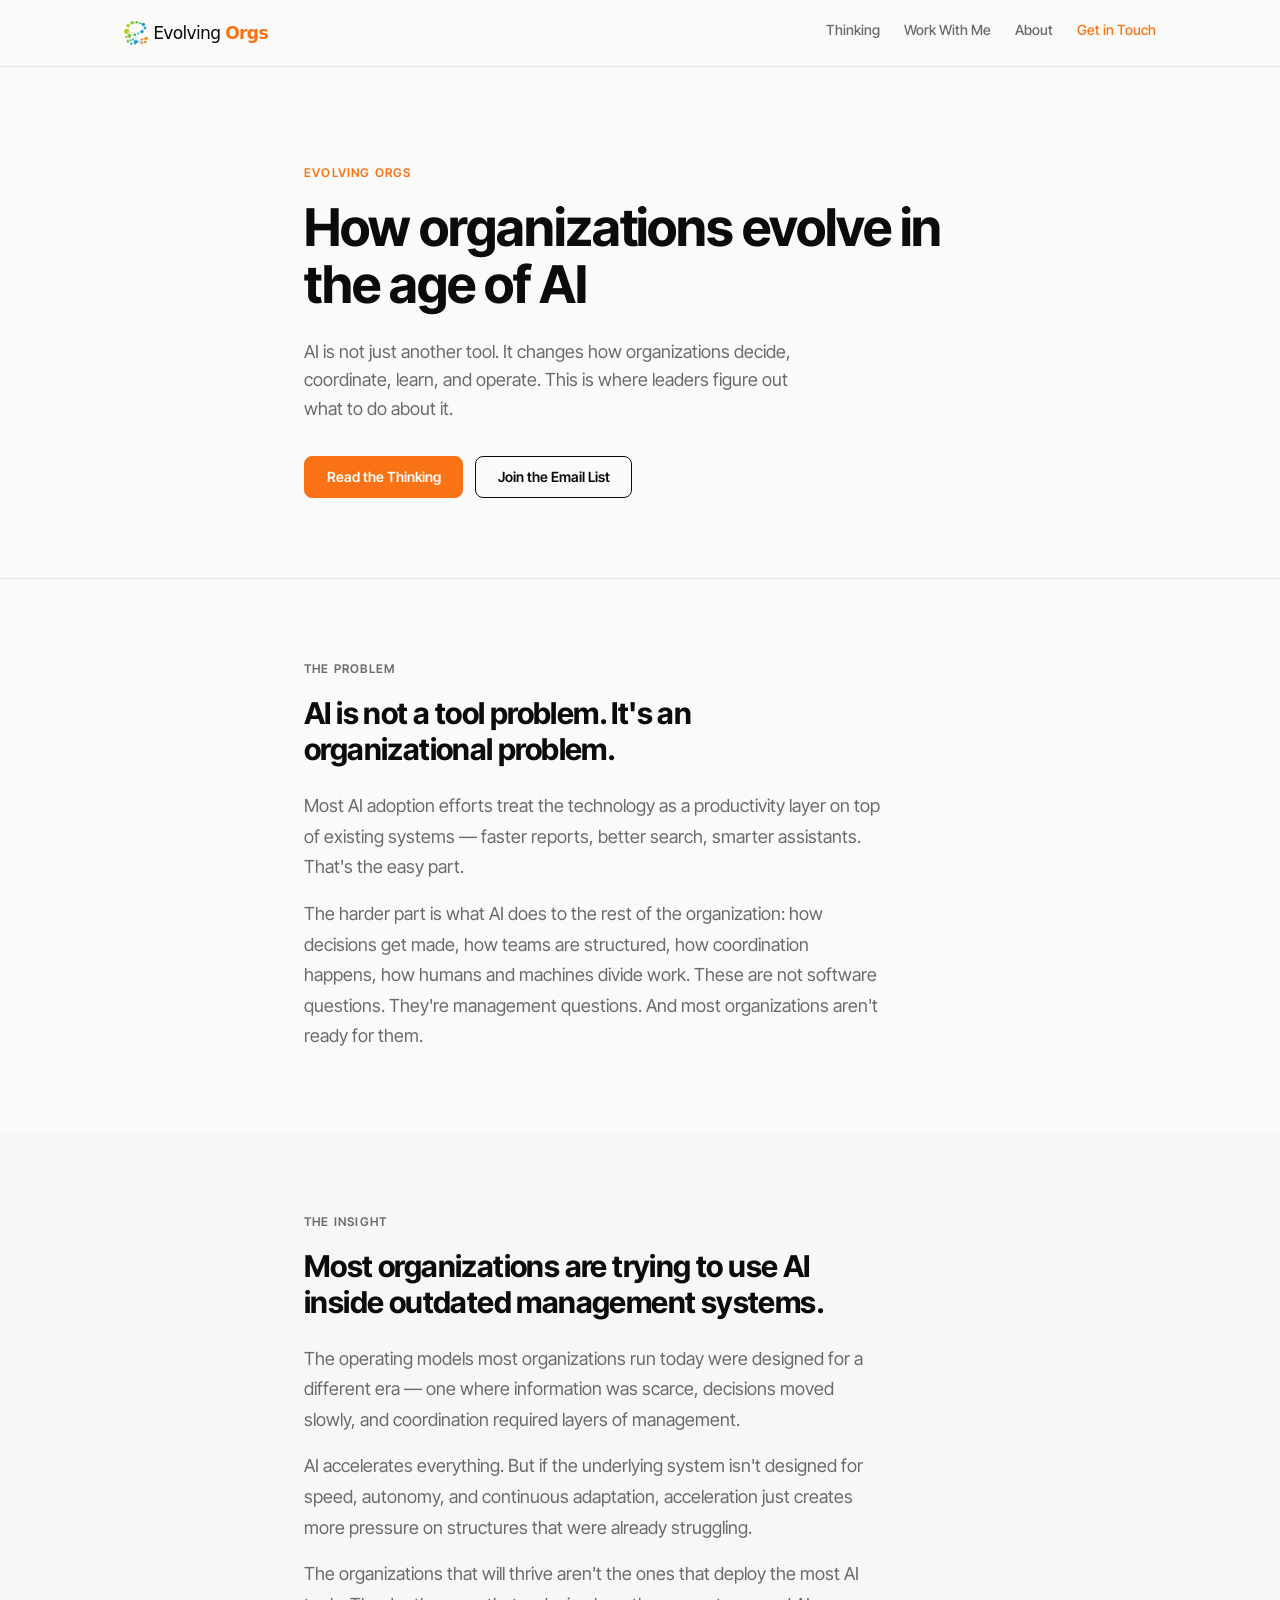
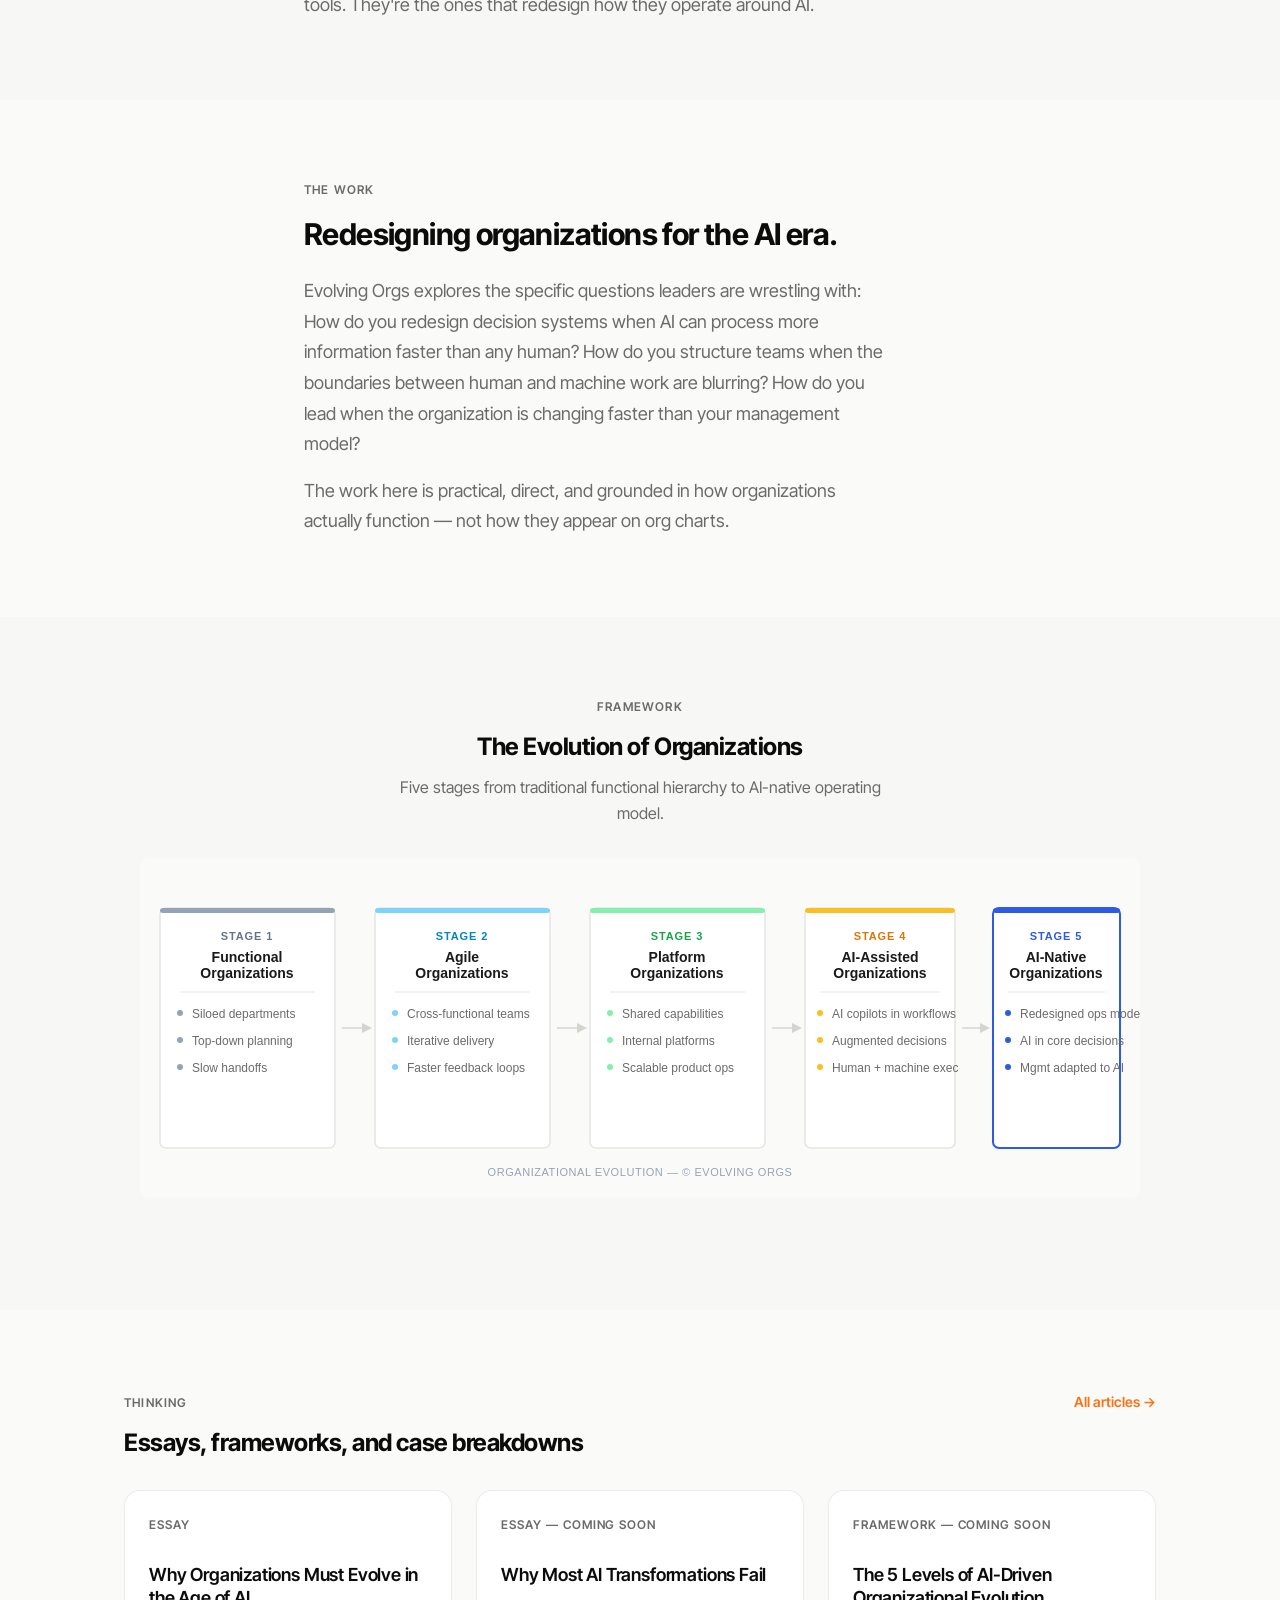
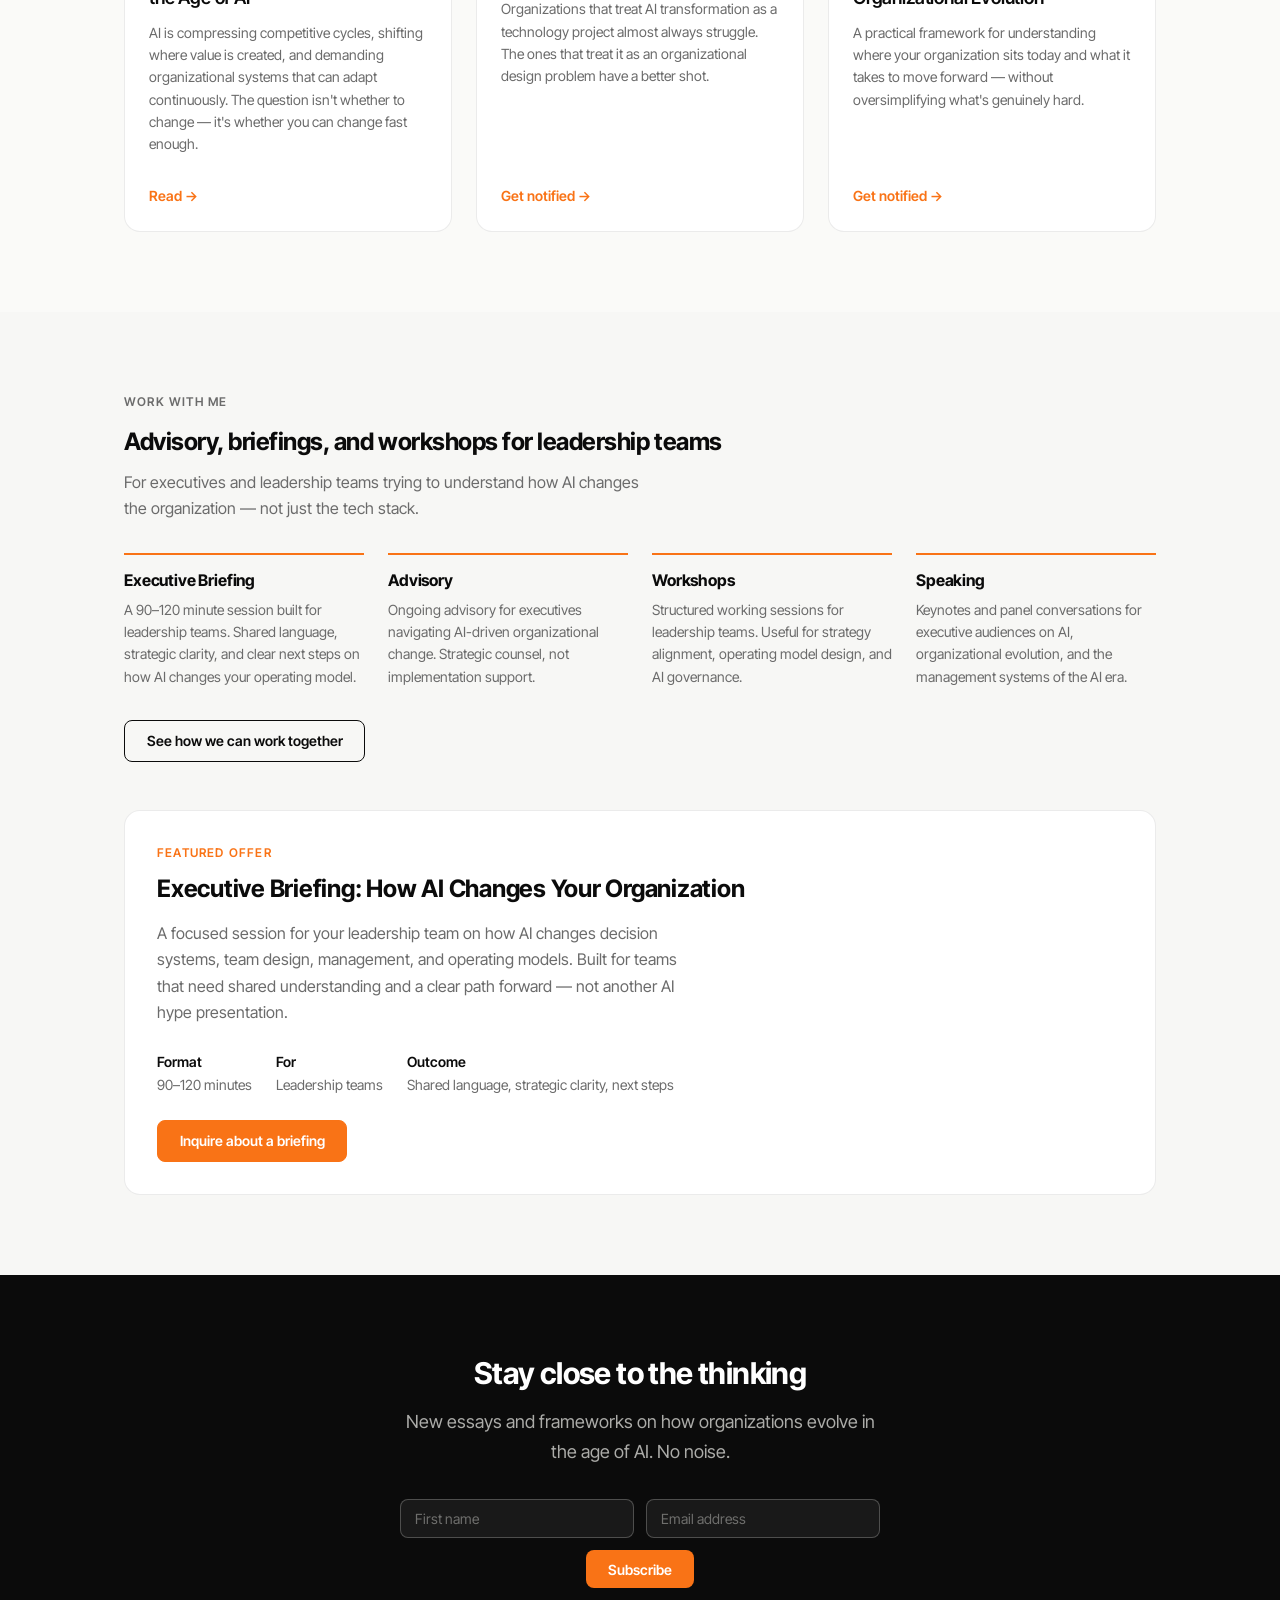
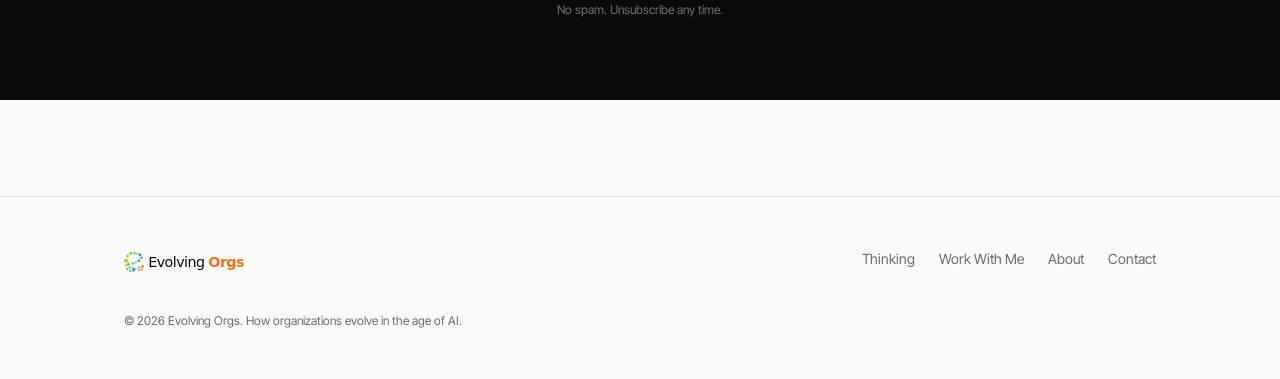
<file: index.html>
<!DOCTYPE html>
<html lang="en">
<head>
  <meta charset="UTF-8" />
  <meta name="viewport" content="width=device-width, initial-scale=1.0" />
  <title>Evolving Orgs — How organizations evolve in the age of AI</title>
  <meta name="description" content="Evolving Orgs explores how AI is changing organizations, management systems, decision-making, and leadership. Essays, frameworks, and advisory for executives and transformation leaders." />
  <link rel="icon" type="image/svg+xml" href="/assets/images/evolvingorgs-favicon.svg" />
  <link rel="preconnect" href="https://fonts.googleapis.com" />
  <link rel="preconnect" href="https://fonts.gstatic.com" crossorigin />
  <link href="https://fonts.googleapis.com/css2?family=Inter+Tight:wght@400;500;600;700&display=swap" rel="stylesheet" />
  <link rel="stylesheet" href="styles/main.css" />
</head>
<body>

  <!-- Nav -->
  <nav class="site-nav">
    <div class="site-nav__inner">
      <a href="/" class="site-nav__brand"><img src="assets/images/evolvingorgs-wordmark.svg" alt="Evolving Orgs" /></a>
      <button class="site-nav__toggle" aria-label="Open navigation" aria-expanded="false">
        <span></span><span></span><span></span>
      </button>
      <ul class="site-nav__links">
        <li><a href="/thinking/" aria-current="false">Thinking</a></li>
        <li><a href="/work-with-me.html">Work With Me</a></li>
        <li><a href="/about.html">About</a></li>
        <li><a href="/contact.html" class="site-nav__cta">Get in Touch</a></li>
      </ul>
    </div>
  </nav>

  <!-- Hero -->
  <section class="hero">
    <div class="container">
      <p class="hero__eyebrow">Evolving Orgs</p>
      <h1 class="hero__headline">How organizations evolve in the age of AI</h1>
      <p class="hero__sub">AI is not just another tool. It changes how organizations decide, coordinate, learn, and operate. This is where leaders figure out what to do about it.</p>
      <div class="hero__actions">
        <a href="/thinking/" class="btn btn--primary">Read the Thinking</a>
        <a href="#signup" class="btn btn--outline">Join the Email List</a>
      </div>
    </div>
  </section>

  <!-- Problem -->
  <section class="section">
    <div class="container">
      <p class="prose-section__label">The Problem</p>
      <h2 class="prose-section__heading">AI is not a tool problem. It's an organizational problem.</h2>
      <div class="prose-section__body">
        <p>Most AI adoption efforts treat the technology as a productivity layer on top of existing systems — faster reports, better search, smarter assistants. That's the easy part.</p>
        <p>The harder part is what AI does to the rest of the organization: how decisions get made, how teams are structured, how coordination happens, how humans and machines divide work. These are not software questions. They're management questions. And most organizations aren't ready for them.</p>
      </div>
    </div>
  </section>

  <!-- Insight -->
  <section class="section section--alt">
    <div class="container">
      <p class="prose-section__label">The Insight</p>
      <h2 class="prose-section__heading">Most organizations are trying to use AI inside outdated management systems.</h2>
      <div class="prose-section__body">
        <p>The operating models most organizations run today were designed for a different era — one where information was scarce, decisions moved slowly, and coordination required layers of management.</p>
        <p>AI accelerates everything. But if the underlying system isn't designed for speed, autonomy, and continuous adaptation, acceleration just creates more pressure on structures that were already struggling.</p>
        <p>The organizations that will thrive aren't the ones that deploy the most AI tools. They're the ones that redesign how they operate around AI.</p>
      </div>
    </div>
  </section>

  <!-- Promise -->
  <section class="section">
    <div class="container">
      <p class="prose-section__label">The Work</p>
      <h2 class="prose-section__heading">Redesigning organizations for the AI era.</h2>
      <div class="prose-section__body">
        <p>Evolving Orgs explores the specific questions leaders are wrestling with: How do you redesign decision systems when AI can process more information faster than any human? How do you structure teams when the boundaries between human and machine work are blurring? How do you lead when the organization is changing faster than your management model?</p>
        <p>The work here is practical, direct, and grounded in how organizations actually function — not how they appear on org charts.</p>
      </div>
    </div>
  </section>

  <!-- Diagram -->
  <section class="section section--alt">
    <div class="container--wide">
      <p class="prose-section__label" style="text-align:center;">Framework</p>
      <h2 style="font-size:var(--size-2xl);font-weight:700;letter-spacing:-0.02em;margin-bottom:var(--space-3);text-align:center;">The Evolution of Organizations</h2>
      <p style="color:var(--color-text-muted);text-align:center;margin-bottom:var(--space-8);max-width:520px;margin-left:auto;margin-right:auto;">Five stages from traditional functional hierarchy to AI-native operating model.</p>
      <div class="diagram-wrap">
        <object data="assets/diagrams/evolution-of-organizations.svg" type="image/svg+xml" style="width:100%;max-width:1000px;display:block;margin:0 auto;" aria-label="The Evolution of Organizations diagram">
          <img src="assets/diagrams/evolution-of-organizations.svg" alt="The Evolution of Organizations — five stages from Functional to AI-Native" style="width:100%;max-width:1000px;" />
        </object>
      </div>
    </div>
  </section>

  <!-- Content -->
  <section class="section">
    <div class="container--wide">
      <div style="display:flex;align-items:baseline;justify-content:space-between;flex-wrap:wrap;gap:var(--space-4);margin-bottom:var(--space-8);">
        <div>
          <p class="prose-section__label">Thinking</p>
          <h2 style="font-size:var(--size-2xl);font-weight:700;letter-spacing:-0.02em;">Essays, frameworks, and case breakdowns</h2>
        </div>
        <a href="/thinking/" style="font-size:var(--size-sm);font-weight:600;color:var(--color-accent);">All articles →</a>
      </div>
      <div class="card-grid">
        <article class="card">
          <p class="card__label">Essay</p>
          <h3 class="card__title">Why Organizations Must Evolve in the Age of AI</h3>
          <p class="card__body">AI is compressing competitive cycles, shifting where value is created, and demanding organizational systems that can adapt continuously. The question isn't whether to change — it's whether you can change fast enough.</p>
          <a href="/thinking/why-organizations-must-evolve.html" class="card__link">Read →</a>
        </article>
        <article class="card">
          <p class="card__label">Essay — Coming Soon</p>
          <h3 class="card__title">Why Most AI Transformations Fail</h3>
          <p class="card__body">Organizations that treat AI transformation as a technology project almost always struggle. The ones that treat it as an organizational design problem have a better shot.</p>
          <a href="#signup" class="card__link">Get notified →</a>
        </article>
        <article class="card">
          <p class="card__label">Framework — Coming Soon</p>
          <h3 class="card__title">The 5 Levels of AI-Driven Organizational Evolution</h3>
          <p class="card__body">A practical framework for understanding where your organization sits today and what it takes to move forward — without oversimplifying what's genuinely hard.</p>
          <a href="#signup" class="card__link">Get notified →</a>
        </article>
      </div>
    </div>
  </section>

  <!-- Services -->
  <section class="section section--alt">
    <div class="container--wide">
      <p class="prose-section__label">Work With Me</p>
      <h2 style="font-size:var(--size-2xl);font-weight:700;letter-spacing:-0.02em;margin-bottom:var(--space-3);">Advisory, briefings, and workshops for leadership teams</h2>
      <p style="color:var(--color-text-muted);max-width:520px;margin-bottom:var(--space-8);">For executives and leadership teams trying to understand how AI changes the organization — not just the tech stack.</p>
      <div class="services-grid">
        <div class="service-item">
          <h3 class="service-item__title">Executive Briefing</h3>
          <p class="service-item__body">A 90–120 minute session built for leadership teams. Shared language, strategic clarity, and clear next steps on how AI changes your operating model.</p>
        </div>
        <div class="service-item">
          <h3 class="service-item__title">Advisory</h3>
          <p class="service-item__body">Ongoing advisory for executives navigating AI-driven organizational change. Strategic counsel, not implementation support.</p>
        </div>
        <div class="service-item">
          <h3 class="service-item__title">Workshops</h3>
          <p class="service-item__body">Structured working sessions for leadership teams. Useful for strategy alignment, operating model design, and AI governance.</p>
        </div>
        <div class="service-item">
          <h3 class="service-item__title">Speaking</h3>
          <p class="service-item__body">Keynotes and panel conversations for executive audiences on AI, organizational evolution, and the management systems of the AI era.</p>
        </div>
      </div>
      <div style="margin-top:var(--space-8);">
        <a href="/work-with-me.html" class="btn btn--outline">See how we can work together</a>
      </div>

      <!-- Briefing block -->
      <div class="briefing-block" style="margin-top:var(--space-12);">
        <p class="briefing-block__eyebrow">Featured Offer</p>
        <h3 class="briefing-block__title">Executive Briefing: How AI Changes Your Organization</h3>
        <p class="briefing-block__body">A focused session for your leadership team on how AI changes decision systems, team design, management, and operating models. Built for teams that need shared understanding and a clear path forward — not another AI hype presentation.</p>
        <div class="briefing-block__meta">
          <div class="briefing-block__meta-item">
            <strong>Format</strong>
            <span>90–120 minutes</span>
          </div>
          <div class="briefing-block__meta-item">
            <strong>For</strong>
            <span>Leadership teams</span>
          </div>
          <div class="briefing-block__meta-item">
            <strong>Outcome</strong>
            <span>Shared language, strategic clarity, next steps</span>
          </div>
        </div>
        <a href="/contact.html?inquiry=briefing" class="btn btn--primary">Inquire about a briefing</a>
      </div>
    </div>
  </section>

  <!-- Email signup -->
  <section class="signup-section" id="signup">
    <div class="container">
      <h2 class="signup-section__heading">Stay close to the thinking</h2>
      <p class="signup-section__sub">New essays and frameworks on how organizations evolve in the age of AI. No noise.</p>
      <!-- Kit form embed — replace with your actual Kit form embed code -->
      <form class="signup-form" action="#" method="post">
        <input type="text" name="first_name" placeholder="First name" autocomplete="given-name" />
        <input type="email" name="email_address" placeholder="Email address" required autocomplete="email" />
        <button type="submit">Subscribe</button>
      </form>
      <p class="signup-note">No spam. Unsubscribe any time.</p>
    </div>
  </section>

  <!-- Footer -->
  <footer class="site-footer">
    <div class="site-footer__inner">
      <a href="/" class="site-footer__brand"><img src="assets/images/evolvingorgs-wordmark.svg" alt="Evolving Orgs" /></a>
      <ul class="site-footer__links">
        <li><a href="/thinking/">Thinking</a></li>
        <li><a href="/work-with-me.html">Work With Me</a></li>
        <li><a href="/about.html">About</a></li>
        <li><a href="/contact.html">Contact</a></li>
      </ul>
      <p class="site-footer__copy">© 2026 Evolving Orgs. How organizations evolve in the age of AI.</p>
    </div>
  </footer>

  <script src="assets/js/nav.js"></script>
</body>
</html>
</file>
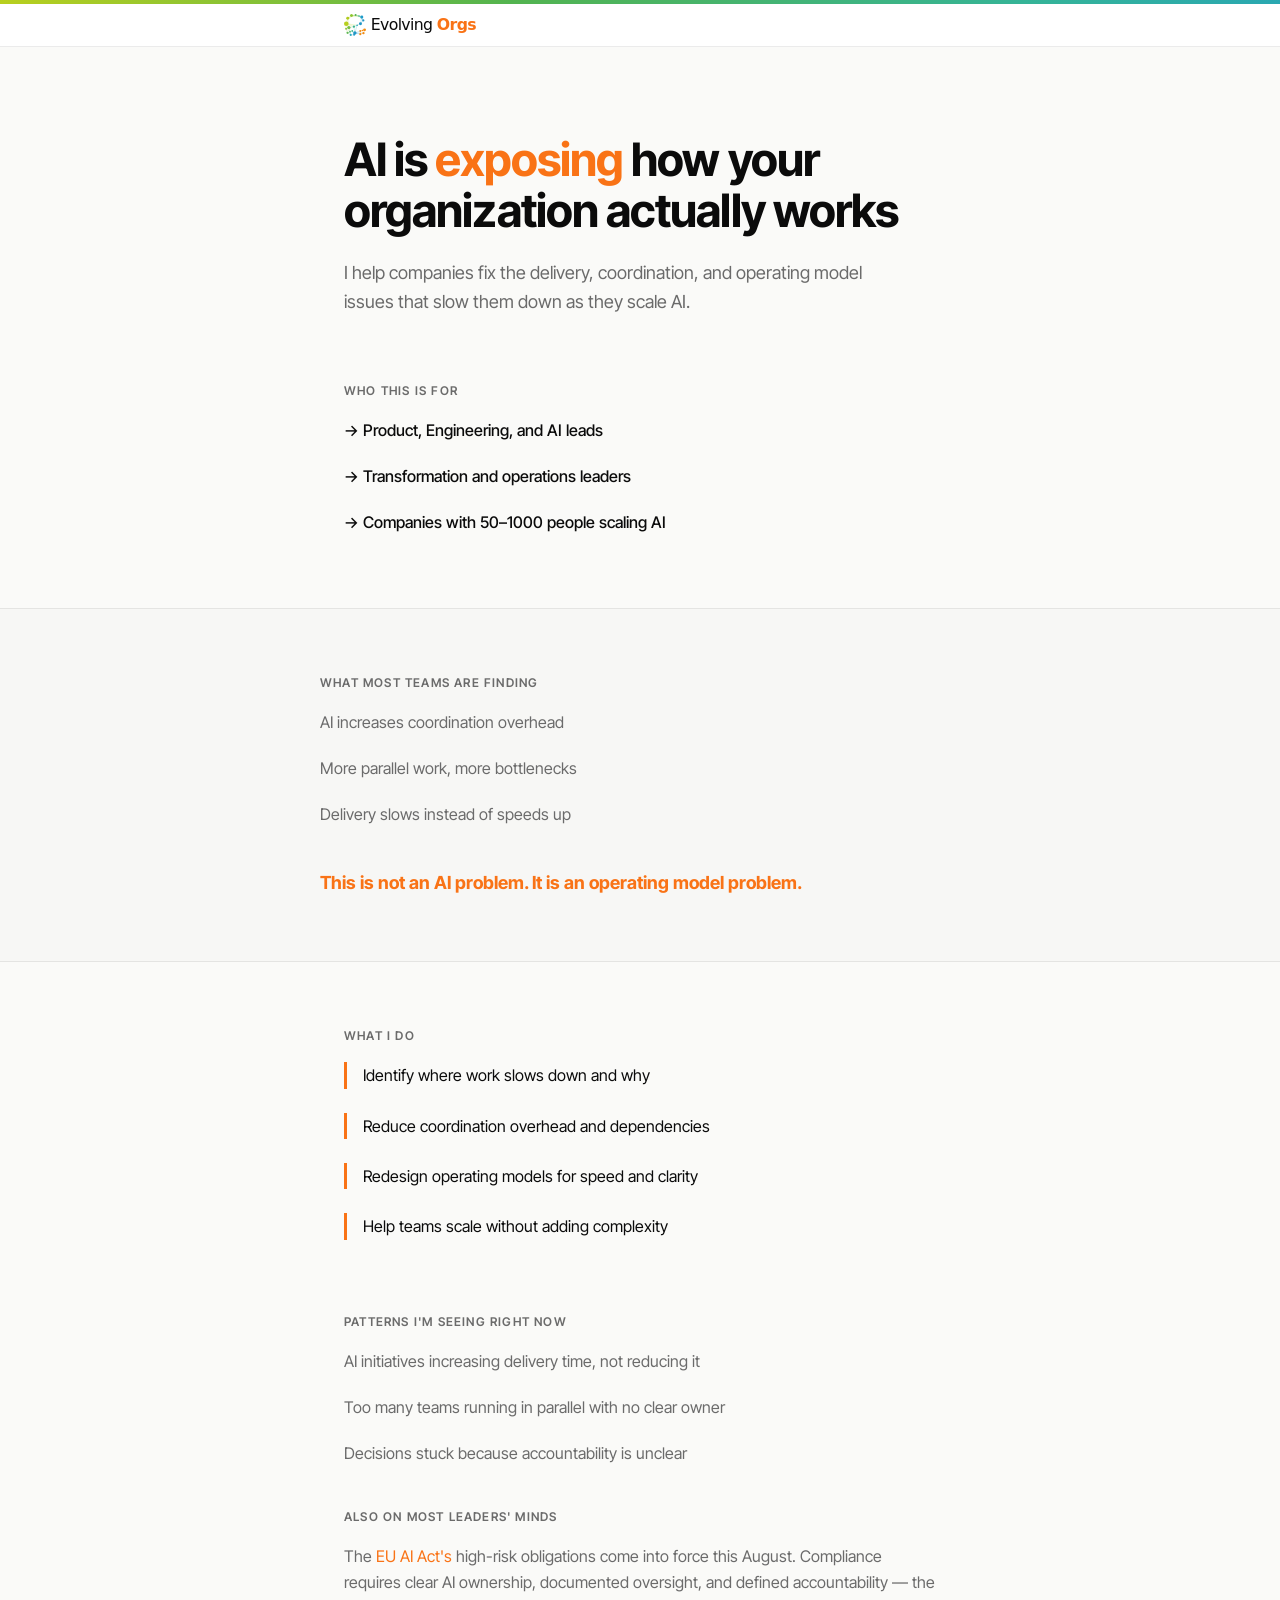
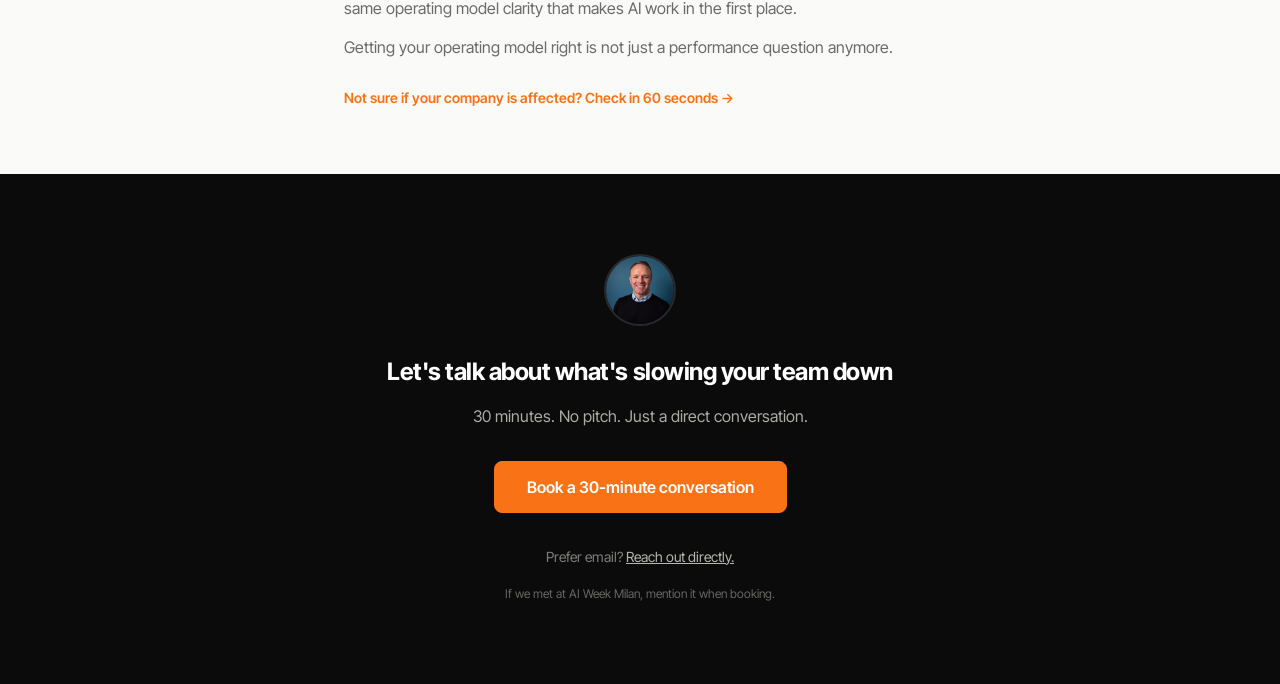
<file: aiweek/index.html>
<!DOCTYPE html>
<html lang="en">
<head>
  <meta charset="UTF-8" />
  <meta name="viewport" content="width=device-width, initial-scale=1.0" />
  <title>Evolving Orgs — AI Week Milan</title>
  <meta name="description" content="AI is exposing how your organization actually works. Joey Spooner helps companies fix the operating model issues that slow them down as they scale AI." />
  <meta name="robots" content="noindex" />
  <link rel="icon" type="image/svg+xml" href="/assets/images/evolvingorgs-favicon.svg" />
  <link rel="preconnect" href="https://fonts.googleapis.com" />
  <link rel="preconnect" href="https://fonts.gstatic.com" crossorigin />
  <link href="https://fonts.googleapis.com/css2?family=Inter+Tight:wght@400;500;600;700&display=swap" rel="stylesheet" />
  <link rel="stylesheet" href="../styles/main.css" />
  <style>
    @keyframes spectrum-shift {
      0%   { background-position: 0% 50%; }
      50%  { background-position: 100% 50%; }
      100% { background-position: 0% 50%; }
    }
    .sticky-header {
      position: fixed;
      top: 0;
      left: 0;
      right: 0;
      z-index: 100;
      background: #fff;
      border-bottom: 1px solid var(--eo-border);
    }
    .spectrum-bar {
      height: 4px;
      background: linear-gradient(to right, #B8CF1E, #53B44F, #35B497, #1E9BCB, #F97316, #B8CF1E);
      background-size: 200% 100%;
      animation: spectrum-shift 5s ease-in-out infinite;
    }
    .sticky-header__brand {
      padding: 10px var(--space-6);
      max-width: 640px;
      margin: 0 auto;
    }
  </style>
</head>
<body style="padding-top:54px;">

  <!-- Sticky header: spectrum bar + logo -->
  <header class="sticky-header">
    <div class="spectrum-bar"></div>
    <div class="sticky-header__brand">
      <a href="/"><img src="../assets/images/evolvingorgs-wordmark.svg" alt="Evolving Orgs" style="height:22px;width:auto;display:block;" /></a>
    </div>
  </header>

  <!-- Hero -->
  <section style="padding:var(--space-20) var(--space-6) var(--space-16);max-width:640px;margin:0 auto;">
    <h1 style="font-size:clamp(1.875rem,5vw,2.875rem);font-weight:700;letter-spacing:-0.02em;line-height:1.1;margin-bottom:var(--space-6);">AI is <span style="color:var(--eo-orange);">exposing</span> how your organization actually works</h1>
    <p style="font-size:var(--size-lg);color:var(--color-text-muted);line-height:1.6;max-width:520px;">I help companies fix the delivery, coordination, and operating model issues that slow them down as they scale AI.</p>
  </section>

  <!-- Who it's for -->
  <section style="padding:0 var(--space-6) var(--space-16);max-width:640px;margin:0 auto;">
    <p style="font-size:var(--size-xs);font-weight:600;letter-spacing:0.1em;text-transform:uppercase;color:var(--color-text-muted);margin-bottom:var(--space-4);">Who this is for</p>
    <ul style="list-style:none;padding:0;margin:0;display:flex;flex-direction:column;gap:var(--space-3);">
      <li style="font-size:var(--size-base);font-weight:500;">→ Product, Engineering, and AI leads</li>
      <li style="font-size:var(--size-base);font-weight:500;">→ Transformation and operations leaders</li>
      <li style="font-size:var(--size-base);font-weight:500;">→ Companies with 50–1000 people scaling AI</li>
    </ul>
  </section>

  <!-- Problem -->
  <section style="padding:var(--space-16) var(--space-6);background:var(--eo-panel);border-top:1px solid var(--eo-border);border-bottom:1px solid var(--eo-border);">
    <div style="max-width:640px;margin:0 auto;">
      <p style="font-size:var(--size-xs);font-weight:600;letter-spacing:0.1em;text-transform:uppercase;color:var(--color-text-muted);margin-bottom:var(--space-4);">What most teams are finding</p>
      <ul style="list-style:none;padding:0;margin:0 0 var(--space-8);display:flex;flex-direction:column;gap:var(--space-3);">
        <li style="color:var(--color-text-muted);">AI increases coordination overhead</li>
        <li style="color:var(--color-text-muted);">More parallel work, more bottlenecks</li>
        <li style="color:var(--color-text-muted);">Delivery slows instead of speeds up</li>
      </ul>
      <p style="font-size:var(--size-lg);font-weight:700;color:var(--eo-orange);">This is not an AI problem. It is an operating model problem.</p>
    </div>
  </section>

  <!-- What I do -->
  <section style="padding:var(--space-16) var(--space-6);max-width:640px;margin:0 auto;">
    <p style="font-size:var(--size-xs);font-weight:600;letter-spacing:0.1em;text-transform:uppercase;color:var(--color-text-muted);margin-bottom:var(--space-4);">What I do</p>
    <ul style="list-style:none;padding:0;margin:0;display:flex;flex-direction:column;gap:var(--space-4);">
      <li style="padding-left:var(--space-4);border-left:3px solid var(--eo-orange);">Identify where work slows down and why</li>
      <li style="padding-left:var(--space-4);border-left:3px solid var(--eo-orange);">Reduce coordination overhead and dependencies</li>
      <li style="padding-left:var(--space-4);border-left:3px solid var(--eo-orange);">Redesign operating models for speed and clarity</li>
      <li style="padding-left:var(--space-4);border-left:3px solid var(--eo-orange);">Help teams scale without adding complexity</li>
    </ul>
  </section>

  <!-- Patterns + EU AI Act -->
  <section style="padding:0 var(--space-6) var(--space-16);max-width:640px;margin:0 auto;">
    <p style="font-size:var(--size-xs);font-weight:600;letter-spacing:0.1em;text-transform:uppercase;color:var(--color-text-muted);margin-bottom:var(--space-4);">Patterns I'm seeing right now</p>
    <ul style="list-style:none;padding:0;margin:0 0 var(--space-8);display:flex;flex-direction:column;gap:var(--space-3);color:var(--color-text-muted);">
      <li>AI initiatives increasing delivery time, not reducing it</li>
      <li>Too many teams running in parallel with no clear owner</li>
      <li>Decisions stuck because accountability is unclear</li>
    </ul>

    <p style="font-size:var(--size-xs);font-weight:600;letter-spacing:0.1em;text-transform:uppercase;color:var(--color-text-muted);margin-bottom:var(--space-4);">Also on most leaders' minds</p>
    <p style="color:var(--color-text-muted);margin-bottom:var(--space-3);">The <a href="https://digital-strategy.ec.europa.eu/en/policies/regulatory-framework-ai" target="_blank" rel="noopener" style="color:var(--color-accent);">EU AI Act's</a> high-risk obligations come into force this August. Compliance requires clear AI ownership, documented oversight, and defined accountability — the same operating model clarity that makes AI work in the first place.</p>
    <p style="color:var(--color-text-muted);margin-bottom:var(--space-6);">Getting your operating model right is not just a performance question anymore.</p>
    <a href="/aiweek/eu-ai-act.html" style="display:inline-block;font-size:var(--size-sm);font-weight:600;color:var(--color-accent);">Not sure if your company is affected? Check in 60 seconds →</a>
  </section>

  <!-- CTA -->
  <section style="background:var(--eo-ink);padding:var(--space-20) var(--space-6);">
    <div style="max-width:640px;margin:0 auto;text-align:center;">
      <img src="../assets/images/joey-spooner.jpeg" alt="Joey Spooner" style="width:72px;height:72px;border-radius:50%;object-fit:cover;margin-bottom:var(--space-6);border:2px solid rgba(255,255,255,0.12);" />
      <h2 style="font-size:var(--size-2xl);font-weight:700;letter-spacing:-0.02em;color:#fff;margin-bottom:var(--space-4);">Let's talk about what's slowing your team down</h2>
      <p style="color:rgba(240,239,235,0.7);margin-bottom:var(--space-8);font-size:var(--size-base);">30 minutes. No pitch. Just a direct conversation.</p>
      <a href="https://calendar.app.google/n8xxZsZ9KMoQ5CrW8" class="btn btn--primary" style="font-size:var(--size-base);padding:0.85rem 2rem;">Book a 30-minute conversation</a>
      <p style="margin-top:var(--space-8);font-size:var(--size-sm);color:rgba(240,239,235,0.5);">
        Prefer email? <a href="mailto:joey@evolvingorgs.com" style="color:rgba(240,239,235,0.75);text-decoration:underline;">Reach out directly.</a>
      </p>
      <p style="margin-top:var(--space-4);font-size:var(--size-xs);color:rgba(240,239,235,0.4);">If we met at AI Week Milan, mention it when booking.</p>
    </div>
  </section>

</body>
</html>
</file>
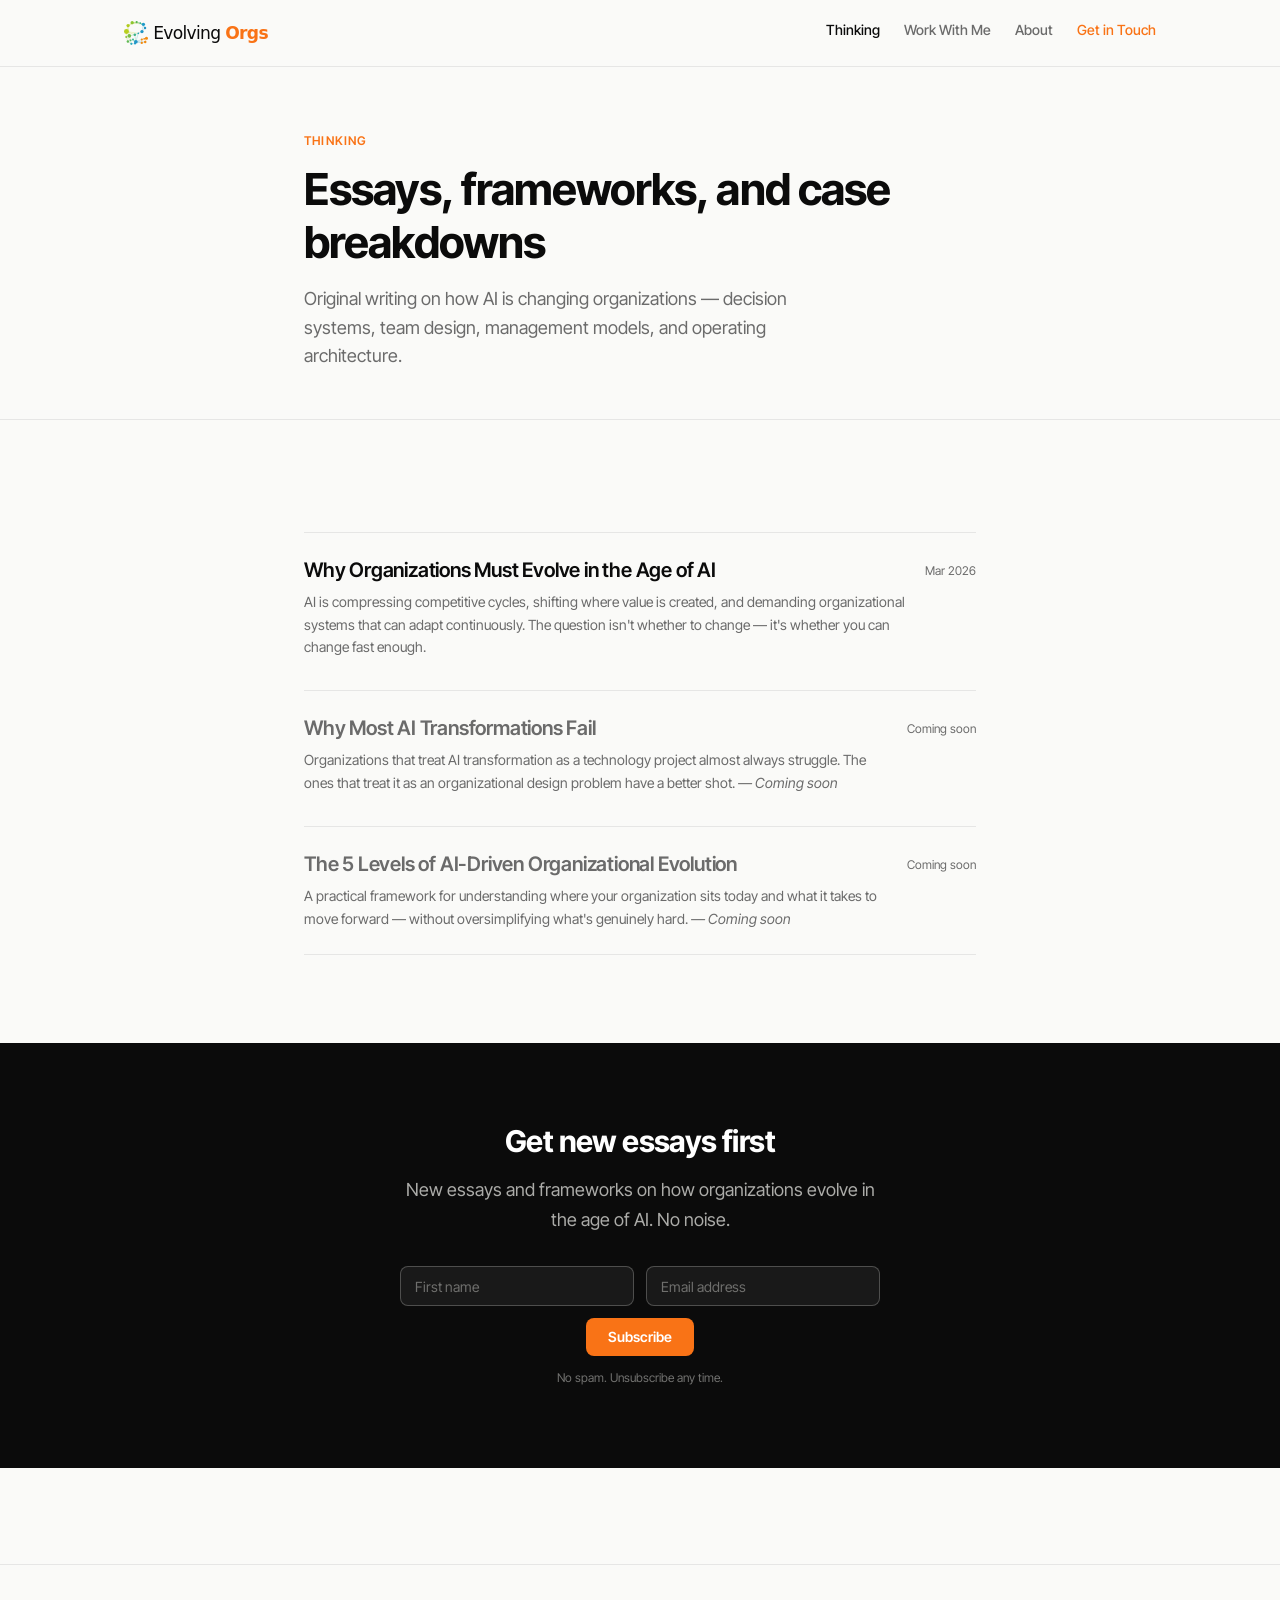
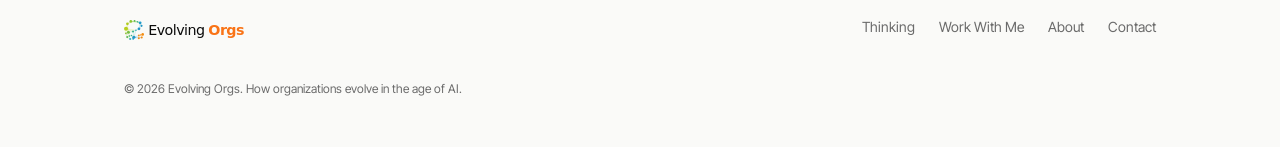
<file: thinking/index.html>
<!DOCTYPE html>
<html lang="en">
<head>
  <meta charset="UTF-8" />
  <meta name="viewport" content="width=device-width, initial-scale=1.0" />
  <title>Thinking — Evolving Orgs</title>
  <meta name="description" content="Essays, frameworks, and case breakdowns on how AI is changing organizations, management, and leadership." />
  <link rel="icon" type="image/svg+xml" href="/assets/images/evolvingorgs-favicon.svg" />
  <link rel="preconnect" href="https://fonts.googleapis.com" />
  <link rel="preconnect" href="https://fonts.gstatic.com" crossorigin />
  <link href="https://fonts.googleapis.com/css2?family=Inter+Tight:wght@400;500;600;700&display=swap" rel="stylesheet" />
  <link rel="stylesheet" href="../styles/main.css" />
</head>
<body>

  <!-- Nav -->
  <nav class="site-nav">
    <div class="site-nav__inner">
      <a href="/" class="site-nav__brand"><img src="../assets/images/evolvingorgs-wordmark.svg" alt="Evolving Orgs" /></a>
      <button class="site-nav__toggle" aria-label="Open navigation" aria-expanded="false">
        <span></span><span></span><span></span>
      </button>
      <ul class="site-nav__links">
        <li><a href="/thinking/" aria-current="page">Thinking</a></li>
        <li><a href="/work-with-me.html">Work With Me</a></li>
        <li><a href="/about.html">About</a></li>
        <li><a href="/contact.html" class="site-nav__cta">Get in Touch</a></li>
      </ul>
    </div>
  </nav>

  <!-- Header -->
  <header class="page-header">
    <div class="container">
      <p class="page-header__label">Thinking</p>
      <h1 class="page-header__title">Essays, frameworks, and case breakdowns</h1>
      <p class="page-header__sub">Original writing on how AI is changing organizations — decision systems, team design, management models, and operating architecture.</p>
    </div>
  </header>

  <!-- Article list -->
  <section class="section">
    <div class="container">
      <ul class="article-list">

        <li class="article-list__item">
          <div>
            <h2 class="article-list__title">
              <a href="/thinking/why-organizations-must-evolve.html">Why Organizations Must Evolve in the Age of AI</a>
            </h2>
            <p class="article-list__desc">AI is compressing competitive cycles, shifting where value is created, and demanding organizational systems that can adapt continuously. The question isn't whether to change — it's whether you can change fast enough.</p>
          </div>
          <time class="article-list__date" datetime="2026-03-23">Mar 2026</time>
        </li>

        <li class="article-list__item">
          <div>
            <h2 class="article-list__title" style="color:var(--color-text-muted);">
              Why Most AI Transformations Fail
            </h2>
            <p class="article-list__desc">Organizations that treat AI transformation as a technology project almost always struggle. The ones that treat it as an organizational design problem have a better shot. <em style="color:var(--color-text-muted);">— Coming soon</em></p>
          </div>
          <span class="article-list__date">Coming soon</span>
        </li>

        <li class="article-list__item">
          <div>
            <h2 class="article-list__title" style="color:var(--color-text-muted);">
              The 5 Levels of AI-Driven Organizational Evolution
            </h2>
            <p class="article-list__desc">A practical framework for understanding where your organization sits today and what it takes to move forward — without oversimplifying what's genuinely hard. <em style="color:var(--color-text-muted);">— Coming soon</em></p>
          </div>
          <span class="article-list__date">Coming soon</span>
        </li>

      </ul>
    </div>
  </section>

  <!-- Email signup -->
  <section class="signup-section" id="signup">
    <div class="container">
      <h2 class="signup-section__heading">Get new essays first</h2>
      <p class="signup-section__sub">New essays and frameworks on how organizations evolve in the age of AI. No noise.</p>
      <form class="signup-form" action="#" method="post">
        <input type="text" name="first_name" placeholder="First name" autocomplete="given-name" />
        <input type="email" name="email_address" placeholder="Email address" required autocomplete="email" />
        <button type="submit">Subscribe</button>
      </form>
      <p class="signup-note">No spam. Unsubscribe any time.</p>
    </div>
  </section>

  <!-- Footer -->
  <footer class="site-footer">
    <div class="site-footer__inner">
      <a href="/" class="site-footer__brand"><img src="../assets/images/evolvingorgs-wordmark.svg" alt="Evolving Orgs" /></a>
      <ul class="site-footer__links">
        <li><a href="/thinking/">Thinking</a></li>
        <li><a href="/work-with-me.html">Work With Me</a></li>
        <li><a href="/about.html">About</a></li>
        <li><a href="/contact.html">Contact</a></li>
      </ul>
      <p class="site-footer__copy">© 2026 Evolving Orgs. How organizations evolve in the age of AI.</p>
    </div>
  </footer>

  <script src="../assets/js/nav.js"></script>
</body>
</html>
</file>
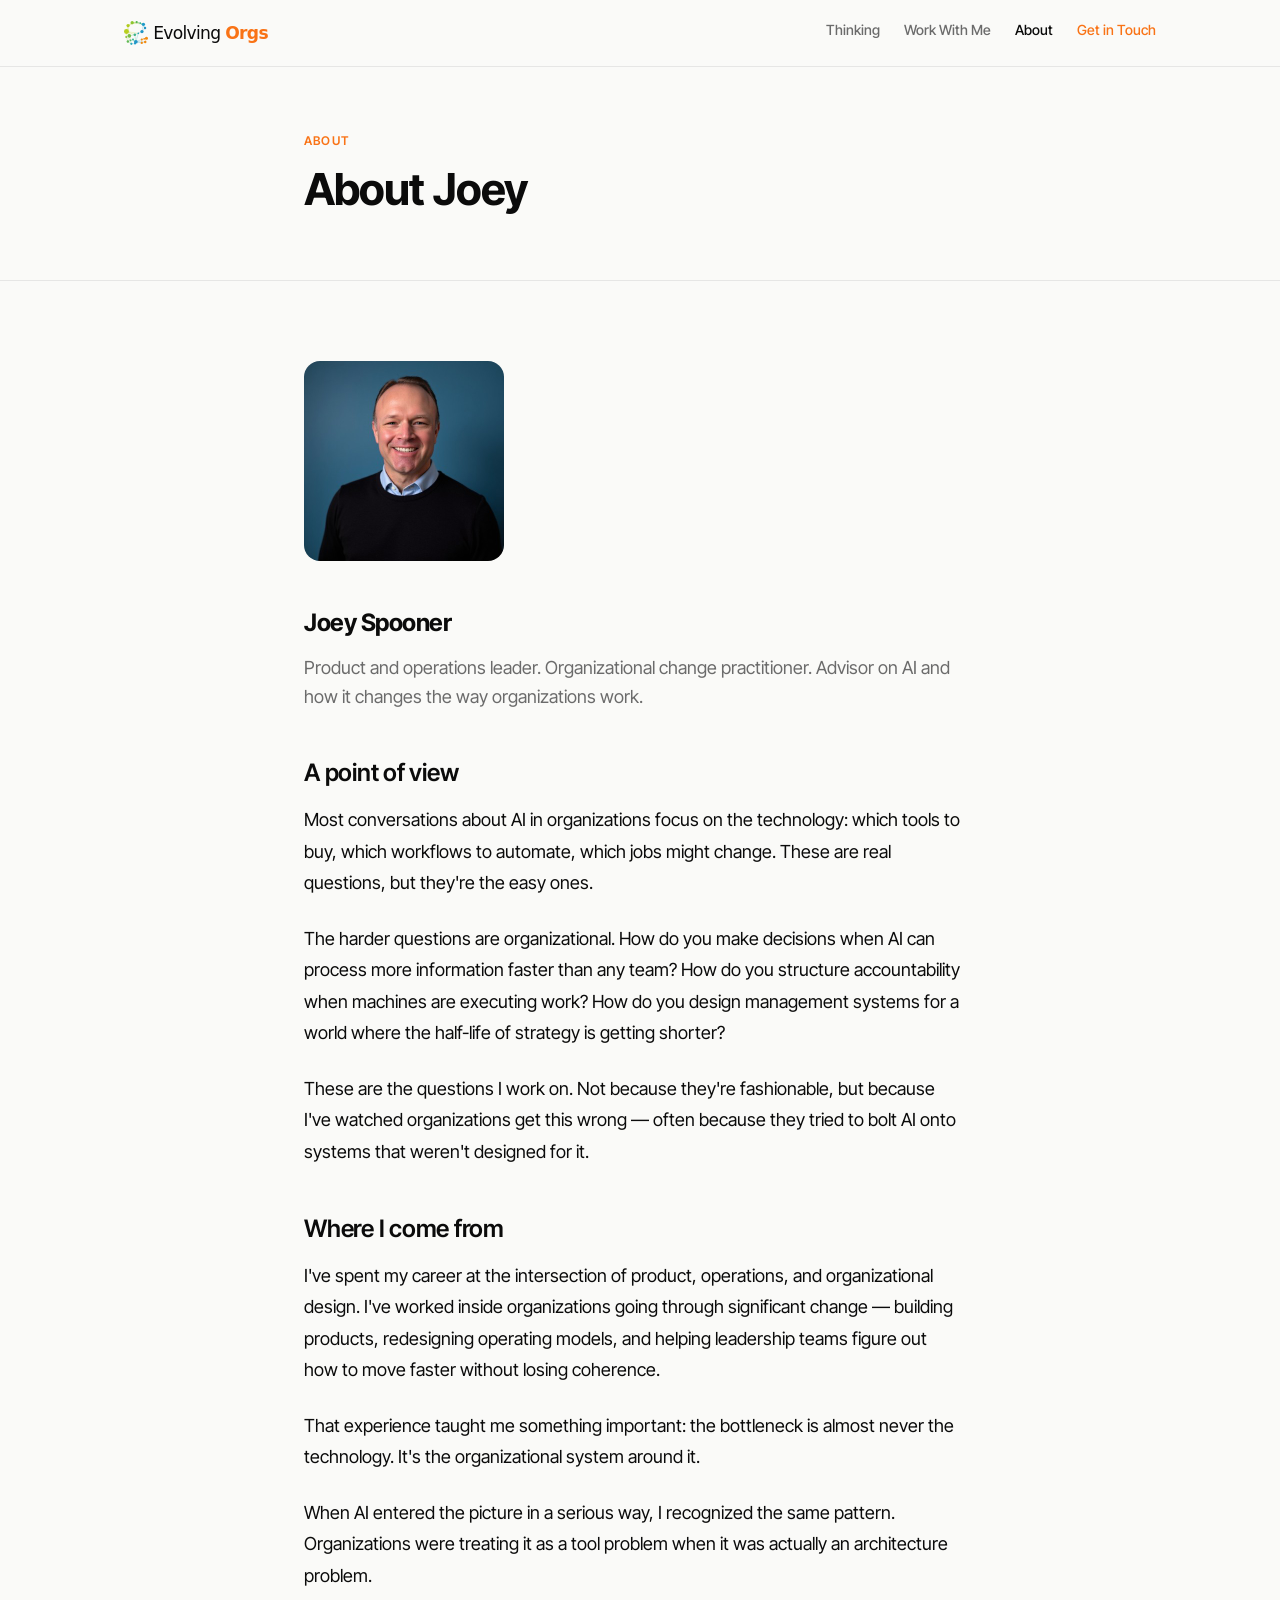
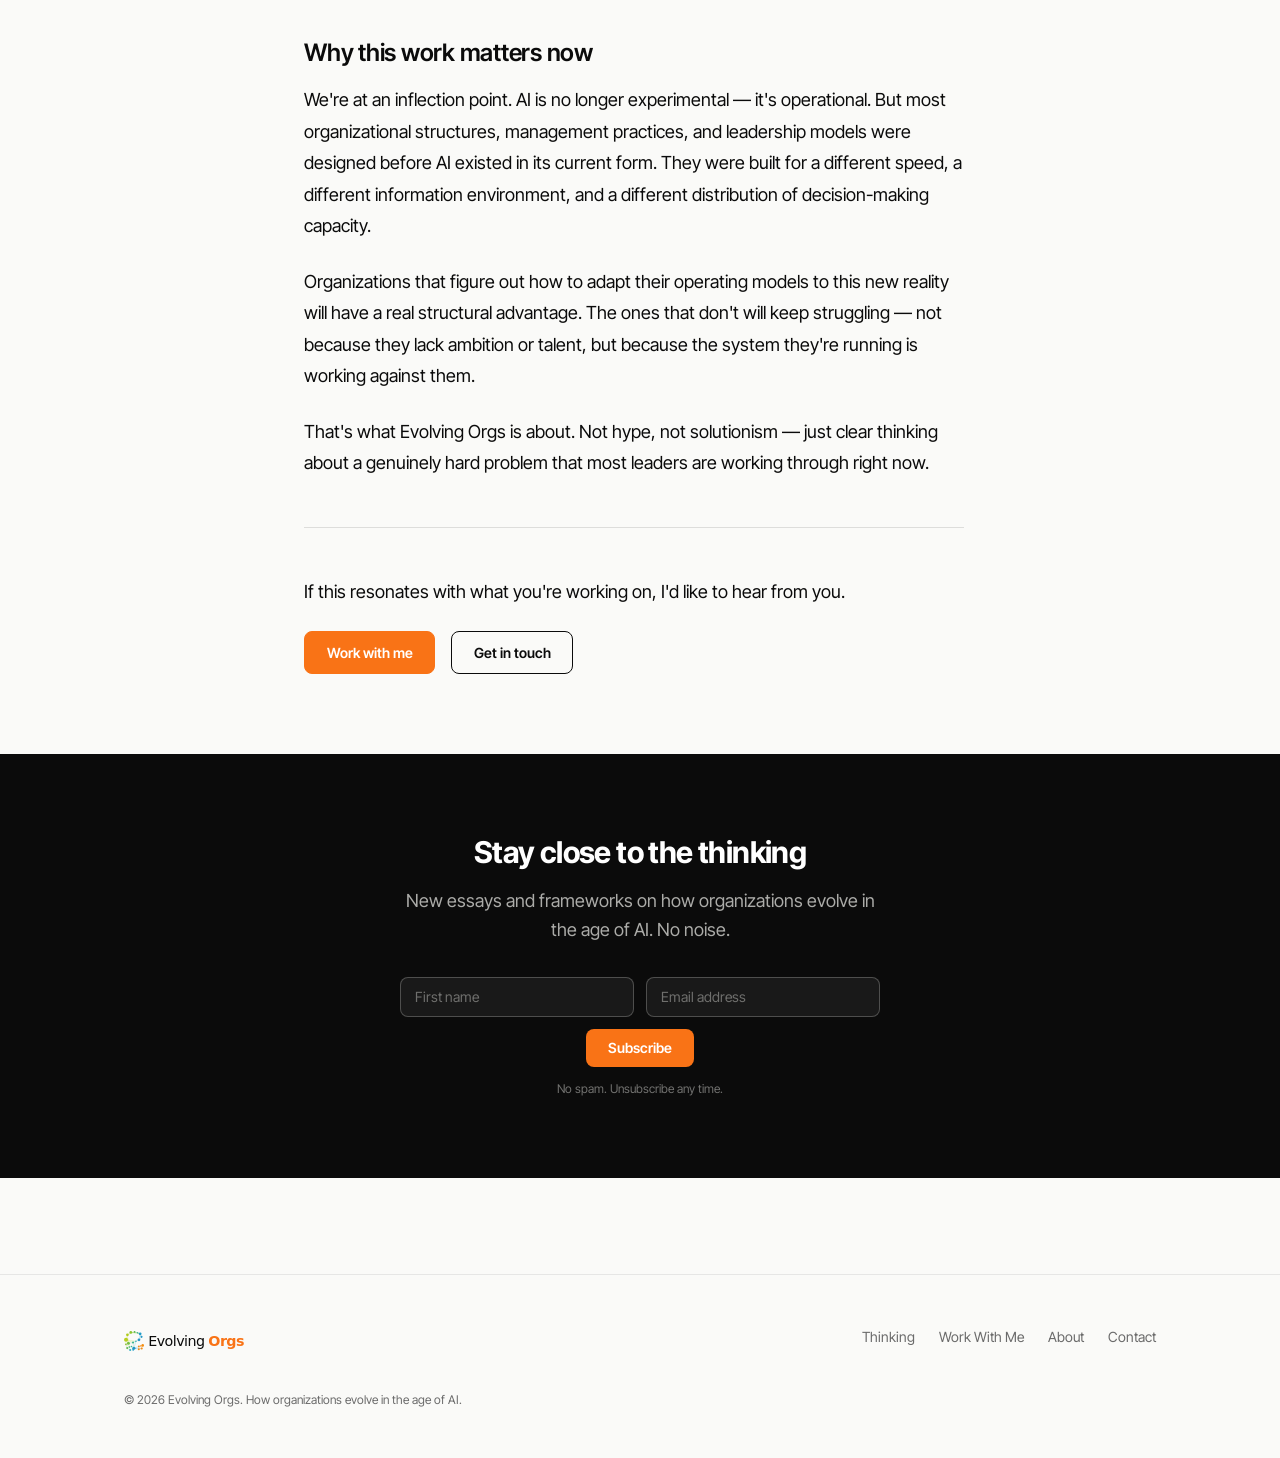
<file: about.html>
<!DOCTYPE html>
<html lang="en">
<head>
  <meta charset="UTF-8" />
  <meta name="viewport" content="width=device-width, initial-scale=1.0" />
  <title>About — Evolving Orgs</title>
  <meta name="description" content="Joey is a product and operations leader, organizational change practitioner, and advisor on AI and organizational evolution." />
  <link rel="icon" type="image/svg+xml" href="/assets/images/evolvingorgs-favicon.svg" />
  <link rel="preconnect" href="https://fonts.googleapis.com" />
  <link rel="preconnect" href="https://fonts.gstatic.com" crossorigin />
  <link href="https://fonts.googleapis.com/css2?family=Inter+Tight:wght@400;500;600;700&display=swap" rel="stylesheet" />
  <link rel="stylesheet" href="styles/main.css" />
</head>
<body>

  <!-- Nav -->
  <nav class="site-nav">
    <div class="site-nav__inner">
      <a href="/" class="site-nav__brand"><img src="assets/images/evolvingorgs-wordmark.svg" alt="Evolving Orgs" /></a>
      <button class="site-nav__toggle" aria-label="Open navigation" aria-expanded="false">
        <span></span><span></span><span></span>
      </button>
      <ul class="site-nav__links">
        <li><a href="/thinking/">Thinking</a></li>
        <li><a href="/work-with-me.html">Work With Me</a></li>
        <li><a href="/about.html" aria-current="page">About</a></li>
        <li><a href="/contact.html" class="site-nav__cta">Get in Touch</a></li>
      </ul>
    </div>
  </nav>

  <!-- Header -->
  <header class="page-header">
    <div class="container">
      <p class="page-header__label">About</p>
      <h1 class="page-header__title">About Joey</h1>
    </div>
  </header>

  <!-- Body -->
  <section class="section">
    <div class="container">

      <div style="display:flex;gap:var(--space-12);align-items:flex-start;margin-bottom:var(--space-12);flex-wrap:wrap;">
        <img src="assets/images/joey-spooner.jpeg" alt="Joey Spooner" style="width:200px;height:200px;object-fit:cover;border-radius:16px;flex-shrink:0;" />
        <div>
          <h2 style="font-size:var(--size-2xl);font-weight:700;letter-spacing:-0.02em;margin-bottom:var(--space-4);">Joey Spooner</h2>
          <p style="font-size:var(--size-lg);color:var(--color-text-muted);line-height:1.6;">Product and operations leader. Organizational change practitioner. Advisor on AI and how it changes the way organizations work.</p>
        </div>
      </div>

      <div class="article-prose">

        <h2>A point of view</h2>
        <p>Most conversations about AI in organizations focus on the technology: which tools to buy, which workflows to automate, which jobs might change. These are real questions, but they're the easy ones.</p>
        <p>The harder questions are organizational. How do you make decisions when AI can process more information faster than any team? How do you structure accountability when machines are executing work? How do you design management systems for a world where the half-life of strategy is getting shorter?</p>
        <p>These are the questions I work on. Not because they're fashionable, but because I've watched organizations get this wrong — often because they tried to bolt AI onto systems that weren't designed for it.</p>

        <h2>Where I come from</h2>
        <p>I've spent my career at the intersection of product, operations, and organizational design. I've worked inside organizations going through significant change — building products, redesigning operating models, and helping leadership teams figure out how to move faster without losing coherence.</p>
        <p>That experience taught me something important: the bottleneck is almost never the technology. It's the organizational system around it.</p>
        <p>When AI entered the picture in a serious way, I recognized the same pattern. Organizations were treating it as a tool problem when it was actually an architecture problem.</p>

        <h2>Why this work matters now</h2>
        <p>We're at an inflection point. AI is no longer experimental — it's operational. But most organizational structures, management practices, and leadership models were designed before AI existed in its current form. They were built for a different speed, a different information environment, and a different distribution of decision-making capacity.</p>
        <p>Organizations that figure out how to adapt their operating models to this new reality will have a real structural advantage. The ones that don't will keep struggling — not because they lack ambition or talent, but because the system they're running is working against them.</p>
        <p>That's what Evolving Orgs is about. Not hype, not solutionism — just clear thinking about a genuinely hard problem that most leaders are working through right now.</p>

        <hr class="rule" />

        <p>If this resonates with what you're working on, I'd like to hear from you.</p>
        <div style="display:flex;gap:var(--space-4);flex-wrap:wrap;">
          <a href="/work-with-me.html" class="btn btn--primary">Work with me</a>
          <a href="/contact.html" class="btn btn--outline">Get in touch</a>
        </div>

      </div>
    </div>
  </section>

  <!-- Email signup -->
  <section class="signup-section" id="signup">
    <div class="container">
      <h2 class="signup-section__heading">Stay close to the thinking</h2>
      <p class="signup-section__sub">New essays and frameworks on how organizations evolve in the age of AI. No noise.</p>
      <form class="signup-form" action="#" method="post">
        <input type="text" name="first_name" placeholder="First name" autocomplete="given-name" />
        <input type="email" name="email_address" placeholder="Email address" required autocomplete="email" />
        <button type="submit">Subscribe</button>
      </form>
      <p class="signup-note">No spam. Unsubscribe any time.</p>
    </div>
  </section>

  <!-- Footer -->
  <footer class="site-footer">
    <div class="site-footer__inner">
      <a href="/" class="site-footer__brand"><img src="assets/images/evolvingorgs-wordmark.svg" alt="Evolving Orgs" /></a>
      <ul class="site-footer__links">
        <li><a href="/thinking/">Thinking</a></li>
        <li><a href="/work-with-me.html">Work With Me</a></li>
        <li><a href="/about.html">About</a></li>
        <li><a href="/contact.html">Contact</a></li>
      </ul>
      <p class="site-footer__copy">© 2026 Evolving Orgs. How organizations evolve in the age of AI.</p>
    </div>
  </footer>

  <script src="assets/js/nav.js"></script>
</body>
</html>
</file>
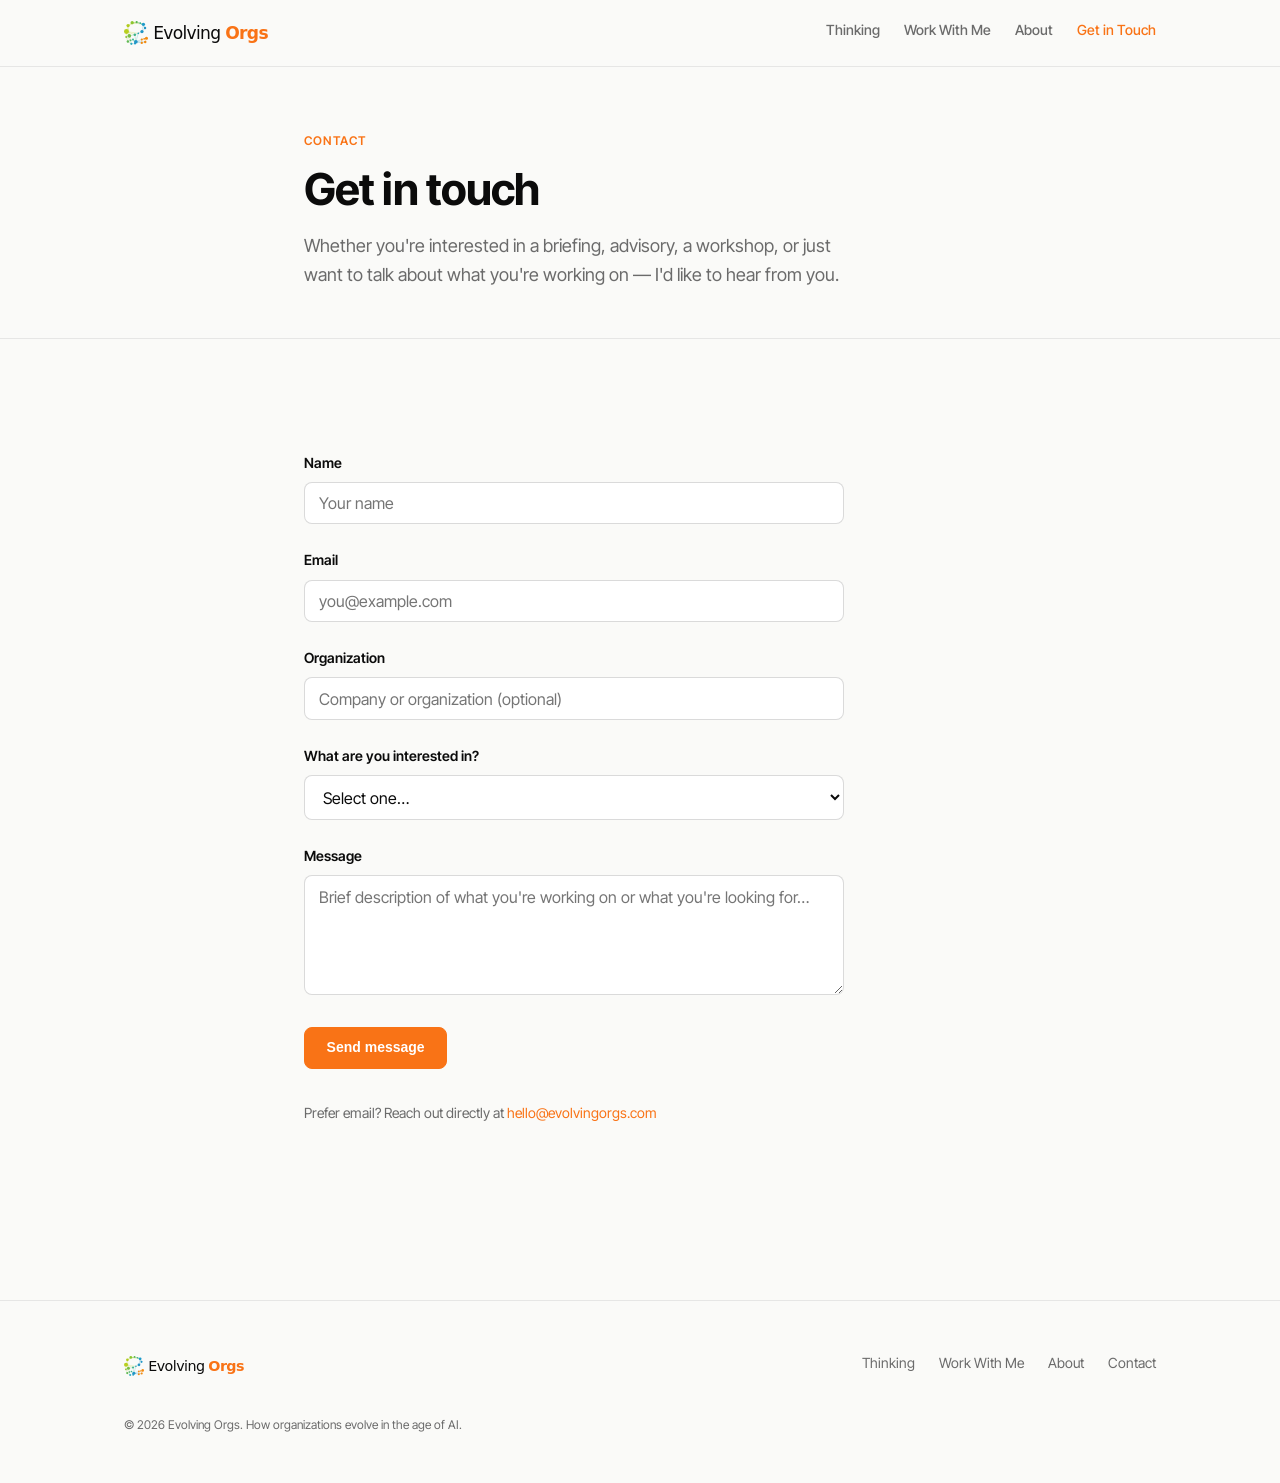
<file: contact.html>
<!DOCTYPE html>
<html lang="en">
<head>
  <meta charset="UTF-8" />
  <meta name="viewport" content="width=device-width, initial-scale=1.0" />
  <title>Contact — Evolving Orgs</title>
  <meta name="description" content="Inquire about an executive briefing, advisory, workshop, or speaking engagement." />
  <link rel="icon" type="image/svg+xml" href="/assets/images/evolvingorgs-favicon.svg" />
  <link rel="preconnect" href="https://fonts.googleapis.com" />
  <link rel="preconnect" href="https://fonts.gstatic.com" crossorigin />
  <link href="https://fonts.googleapis.com/css2?family=Inter+Tight:wght@400;500;600;700&display=swap" rel="stylesheet" />
  <link rel="stylesheet" href="styles/main.css" />
</head>
<body>

  <!-- Nav -->
  <nav class="site-nav">
    <div class="site-nav__inner">
      <a href="/" class="site-nav__brand"><img src="assets/images/evolvingorgs-wordmark.svg" alt="Evolving Orgs" /></a>
      <button class="site-nav__toggle" aria-label="Open navigation" aria-expanded="false">
        <span></span><span></span><span></span>
      </button>
      <ul class="site-nav__links">
        <li><a href="/thinking/">Thinking</a></li>
        <li><a href="/work-with-me.html">Work With Me</a></li>
        <li><a href="/about.html">About</a></li>
        <li><a href="/contact.html" aria-current="page" class="site-nav__cta">Get in Touch</a></li>
      </ul>
    </div>
  </nav>

  <!-- Header -->
  <header class="page-header">
    <div class="container">
      <p class="page-header__label">Contact</p>
      <h1 class="page-header__title">Get in touch</h1>
      <p class="page-header__sub">Whether you're interested in a briefing, advisory, a workshop, or just want to talk about what you're working on — I'd like to hear from you.</p>
    </div>
  </header>

  <!-- Form -->
  <section class="section">
    <div class="container">
      <form class="contact-form" name="contact" method="POST" data-netlify="true" action="/contact-success.html">
        <!-- If deploying on Cloudflare Pages, replace the form action with your preferred backend or Formspree/similar -->

        <div class="form-group">
          <label for="name">Name</label>
          <input type="text" id="name" name="name" required autocomplete="name" placeholder="Your name" />
        </div>

        <div class="form-group">
          <label for="email">Email</label>
          <input type="email" id="email" name="email" required autocomplete="email" placeholder="you@example.com" />
        </div>

        <div class="form-group">
          <label for="org">Organization</label>
          <input type="text" id="org" name="organization" placeholder="Company or organization (optional)" />
        </div>

        <div class="form-group">
          <label for="inquiry">What are you interested in?</label>
          <select id="inquiry" name="inquiry">
            <option value="">Select one…</option>
            <option value="briefing">Executive Briefing</option>
            <option value="advisory">Advisory</option>
            <option value="workshop">Workshop</option>
            <option value="speaking">Speaking</option>
<option value="other">Other</option>
          </select>
        </div>

        <div class="form-group">
          <label for="message">Message</label>
          <textarea id="message" name="message" placeholder="Brief description of what you're working on or what you're looking for…"></textarea>
        </div>

        <button type="submit" class="btn btn--primary">Send message</button>
      </form>

      <p style="margin-top:var(--space-8);font-size:var(--size-sm);color:var(--color-text-muted);">Prefer email? Reach out directly at <a href="mailto:hello@evolvingorgs.com">hello@evolvingorgs.com</a></p>
    </div>
  </section>

  <!-- Footer -->
  <footer class="site-footer">
    <div class="site-footer__inner">
      <a href="/" class="site-footer__brand"><img src="assets/images/evolvingorgs-wordmark.svg" alt="Evolving Orgs" /></a>
      <ul class="site-footer__links">
        <li><a href="/thinking/">Thinking</a></li>
        <li><a href="/work-with-me.html">Work With Me</a></li>
        <li><a href="/about.html">About</a></li>
        <li><a href="/contact.html">Contact</a></li>
      </ul>
      <p class="site-footer__copy">© 2026 Evolving Orgs. How organizations evolve in the age of AI.</p>
    </div>
  </footer>

  <script src="assets/js/nav.js"></script>
  <script>
    // Pre-select inquiry type from URL param
    const params = new URLSearchParams(window.location.search);
    const inquiry = params.get('inquiry');
    if (inquiry) {
      const sel = document.getElementById('inquiry');
      if (sel) {
        const opt = sel.querySelector(`option[value="${inquiry}"]`);
        if (opt) opt.selected = true;
      }
    }
  </script>

</body>
</html>
</file>
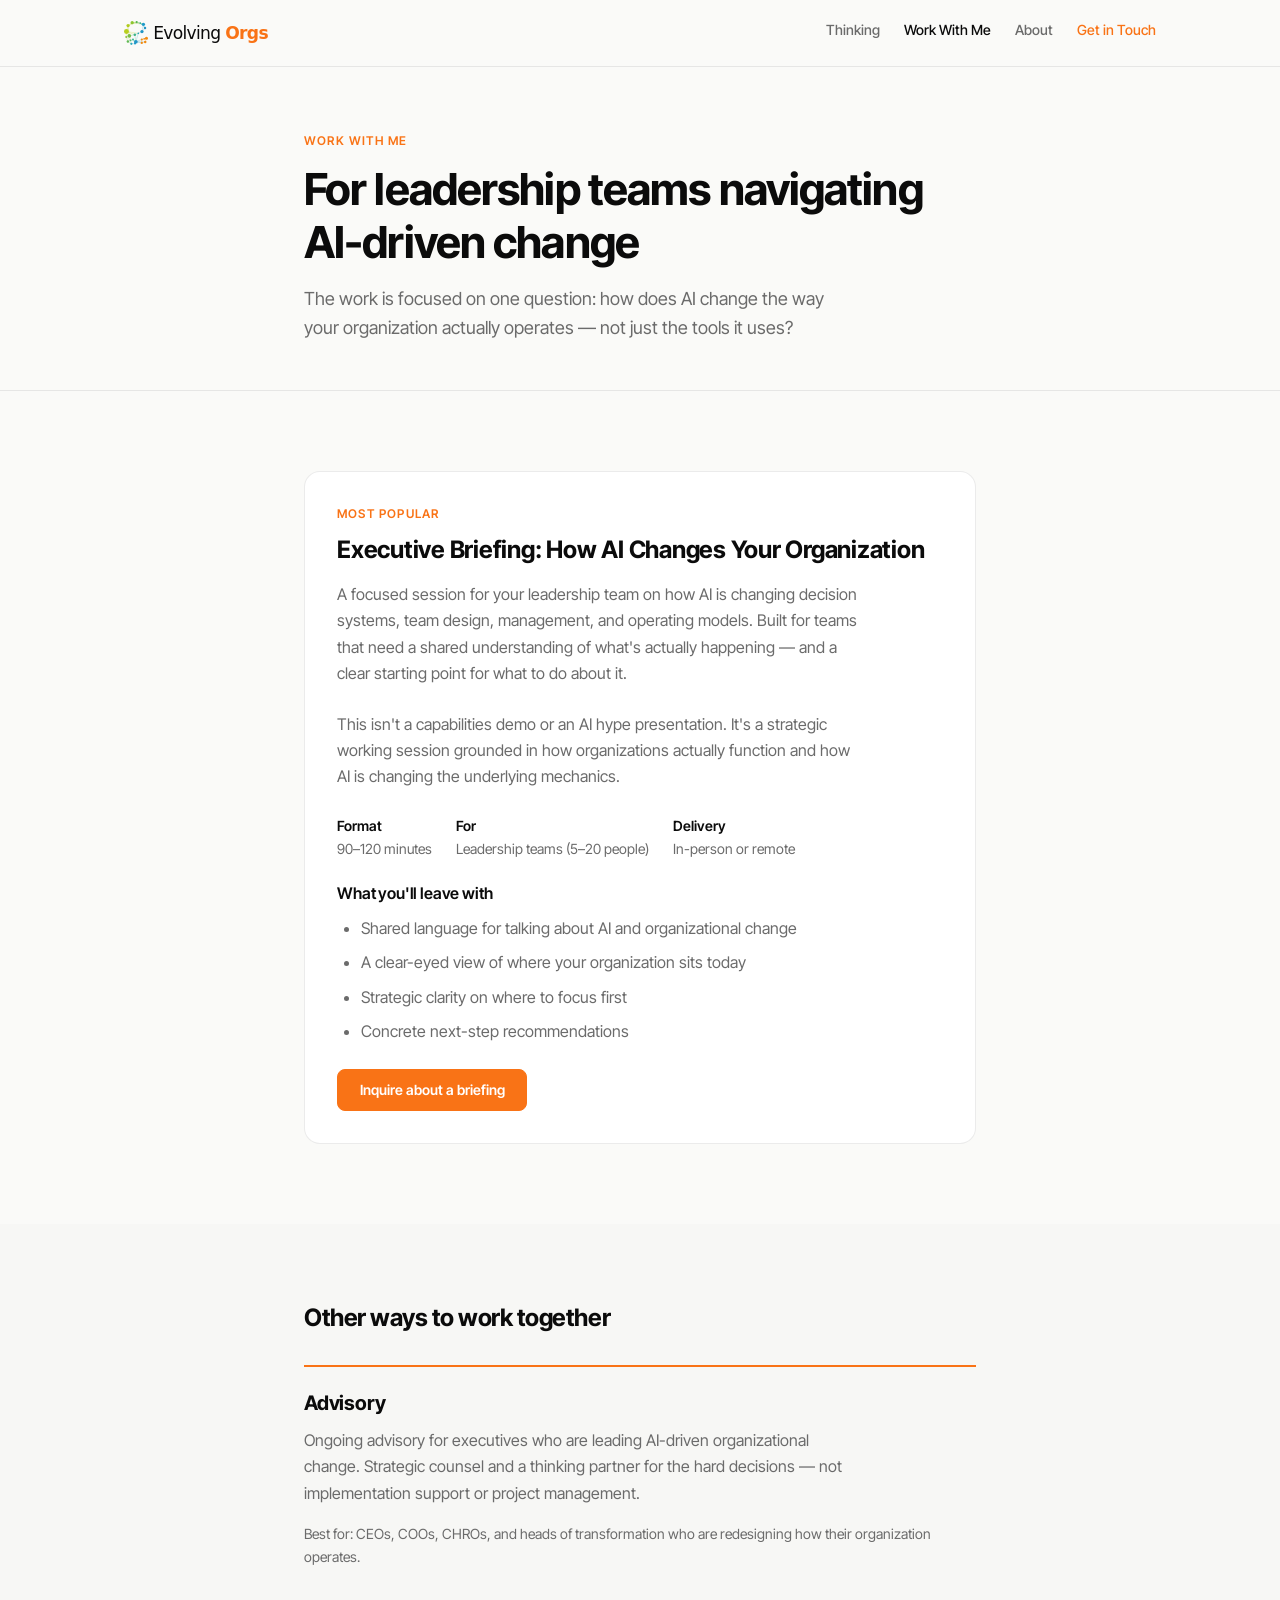
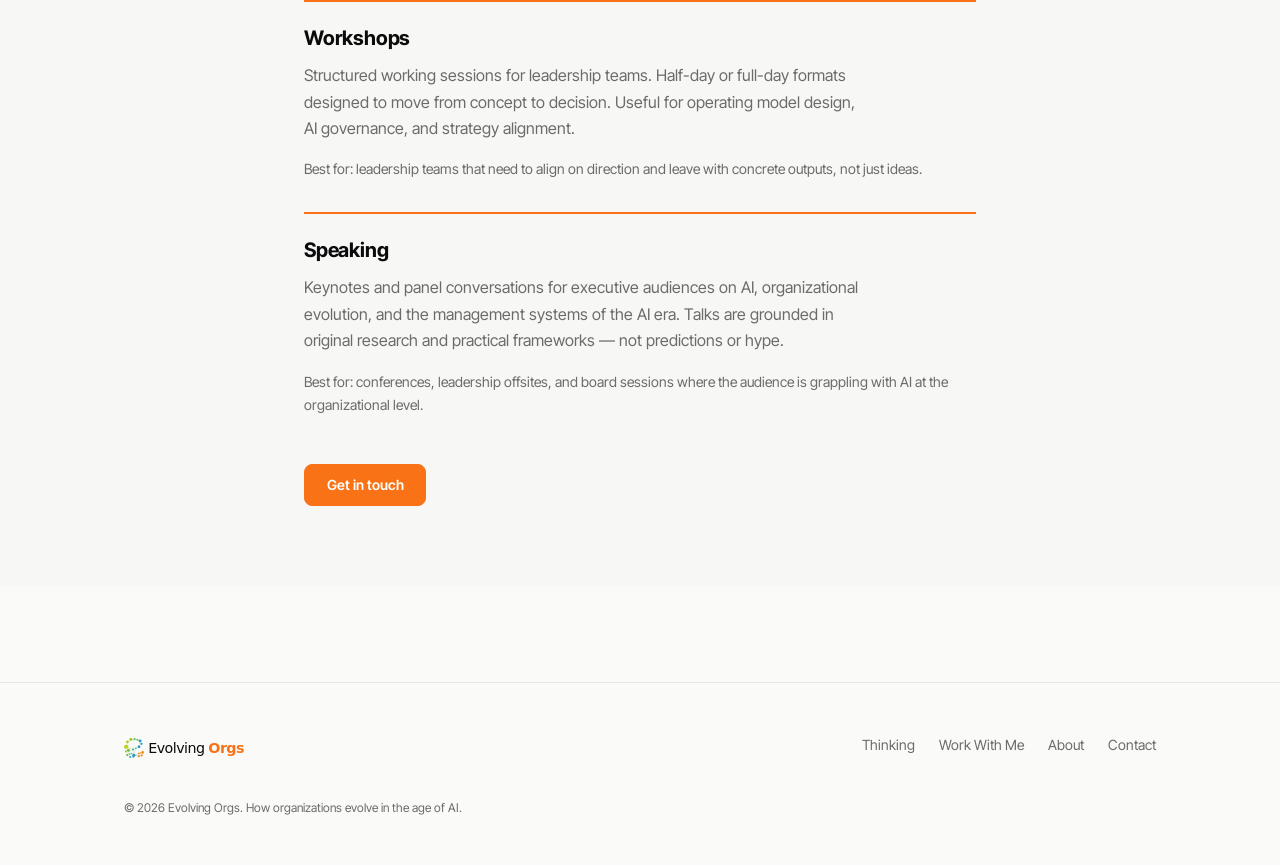
<file: work-with-me.html>
<!DOCTYPE html>
<html lang="en">
<head>
  <meta charset="UTF-8" />
  <meta name="viewport" content="width=device-width, initial-scale=1.0" />
  <title>Work With Me — Evolving Orgs</title>
  <meta name="description" content="Executive briefings, advisory, workshops, and speaking on how AI changes organizations, decision systems, and operating models." />
  <link rel="icon" type="image/svg+xml" href="/assets/images/evolvingorgs-favicon.svg" />
  <link rel="preconnect" href="https://fonts.googleapis.com" />
  <link rel="preconnect" href="https://fonts.gstatic.com" crossorigin />
  <link href="https://fonts.googleapis.com/css2?family=Inter+Tight:wght@400;500;600;700&display=swap" rel="stylesheet" />
  <link rel="stylesheet" href="styles/main.css" />
</head>
<body>

  <!-- Nav -->
  <nav class="site-nav">
    <div class="site-nav__inner">
      <a href="/" class="site-nav__brand"><img src="assets/images/evolvingorgs-wordmark.svg" alt="Evolving Orgs" /></a>
      <button class="site-nav__toggle" aria-label="Open navigation" aria-expanded="false">
        <span></span><span></span><span></span>
      </button>
      <ul class="site-nav__links">
        <li><a href="/thinking/">Thinking</a></li>
        <li><a href="/work-with-me.html" aria-current="page">Work With Me</a></li>
        <li><a href="/about.html">About</a></li>
        <li><a href="/contact.html" class="site-nav__cta">Get in Touch</a></li>
      </ul>
    </div>
  </nav>

  <!-- Header -->
  <header class="page-header">
    <div class="container">
      <p class="page-header__label">Work With Me</p>
      <h1 class="page-header__title">For leadership teams navigating AI-driven change</h1>
      <p class="page-header__sub">The work is focused on one question: how does AI change the way your organization actually operates — not just the tools it uses?</p>
    </div>
  </header>

  <!-- Executive Briefing -->
  <section class="section">
    <div class="container">
      <div class="briefing-block" style="margin-top:0;">
        <p class="briefing-block__eyebrow">Most popular</p>
        <h2 class="briefing-block__title">Executive Briefing: How AI Changes Your Organization</h2>
        <p class="briefing-block__body">A focused session for your leadership team on how AI is changing decision systems, team design, management, and operating models. Built for teams that need a shared understanding of what's actually happening — and a clear starting point for what to do about it.</p>
        <p class="briefing-block__body">This isn't a capabilities demo or an AI hype presentation. It's a strategic working session grounded in how organizations actually function and how AI is changing the underlying mechanics.</p>
        <div class="briefing-block__meta">
          <div class="briefing-block__meta-item">
            <strong>Format</strong>
            <span>90–120 minutes</span>
          </div>
          <div class="briefing-block__meta-item">
            <strong>For</strong>
            <span>Leadership teams (5–20 people)</span>
          </div>
          <div class="briefing-block__meta-item">
            <strong>Delivery</strong>
            <span>In-person or remote</span>
          </div>
        </div>
        <h3 style="font-size:var(--size-base);font-weight:600;margin-bottom:var(--space-3);">What you'll leave with</h3>
        <ul style="font-size:var(--size-base);color:var(--color-text-muted);margin-bottom:var(--space-6);">
          <li>Shared language for talking about AI and organizational change</li>
          <li>A clear-eyed view of where your organization sits today</li>
          <li>Strategic clarity on where to focus first</li>
          <li>Concrete next-step recommendations</li>
        </ul>
        <a href="/contact.html?inquiry=briefing" class="btn btn--primary">Inquire about a briefing</a>
      </div>
    </div>
  </section>

  <!-- Other services -->
  <section class="section section--alt">
    <div class="container">
      <h2 style="font-size:var(--size-2xl);font-weight:700;letter-spacing:-0.02em;margin-bottom:var(--space-8);">Other ways to work together</h2>

      <div style="display:grid;gap:var(--space-8);">

        <div style="border-top:2px solid var(--color-accent);padding-top:var(--space-6);">
          <h3 style="font-size:var(--size-xl);font-weight:700;margin-bottom:var(--space-3);">Advisory</h3>
          <p style="color:var(--color-text-muted);max-width:560px;margin-bottom:var(--space-4);">Ongoing advisory for executives who are leading AI-driven organizational change. Strategic counsel and a thinking partner for the hard decisions — not implementation support or project management.</p>
          <p style="font-size:var(--size-sm);color:var(--color-text-muted);">Best for: CEOs, COOs, CHROs, and heads of transformation who are redesigning how their organization operates.</p>
        </div>

        <div style="border-top:2px solid var(--color-accent);padding-top:var(--space-6);">
          <h3 style="font-size:var(--size-xl);font-weight:700;margin-bottom:var(--space-3);">Workshops</h3>
          <p style="color:var(--color-text-muted);max-width:560px;margin-bottom:var(--space-4);">Structured working sessions for leadership teams. Half-day or full-day formats designed to move from concept to decision. Useful for operating model design, AI governance, and strategy alignment.</p>
          <p style="font-size:var(--size-sm);color:var(--color-text-muted);">Best for: leadership teams that need to align on direction and leave with concrete outputs, not just ideas.</p>
        </div>

        <div style="border-top:2px solid var(--color-accent);padding-top:var(--space-6);">
          <h3 style="font-size:var(--size-xl);font-weight:700;margin-bottom:var(--space-3);">Speaking</h3>
          <p style="color:var(--color-text-muted);max-width:560px;margin-bottom:var(--space-4);">Keynotes and panel conversations for executive audiences on AI, organizational evolution, and the management systems of the AI era. Talks are grounded in original research and practical frameworks — not predictions or hype.</p>
          <p style="font-size:var(--size-sm);color:var(--color-text-muted);">Best for: conferences, leadership offsites, and board sessions where the audience is grappling with AI at the organizational level.</p>
        </div>

      </div>

      <div style="margin-top:var(--space-12);">
        <a href="/contact.html" class="btn btn--primary">Get in touch</a>
      </div>
    </div>
  </section>

  <!-- Footer -->
  <footer class="site-footer">
    <div class="site-footer__inner">
      <a href="/" class="site-footer__brand"><img src="assets/images/evolvingorgs-wordmark.svg" alt="Evolving Orgs" /></a>
      <ul class="site-footer__links">
        <li><a href="/thinking/">Thinking</a></li>
        <li><a href="/work-with-me.html">Work With Me</a></li>
        <li><a href="/about.html">About</a></li>
        <li><a href="/contact.html">Contact</a></li>
      </ul>
      <p class="site-footer__copy">© 2026 Evolving Orgs. How organizations evolve in the age of AI.</p>
    </div>
  </footer>

  <script src="assets/js/nav.js"></script>
</body>
</html>
</file>
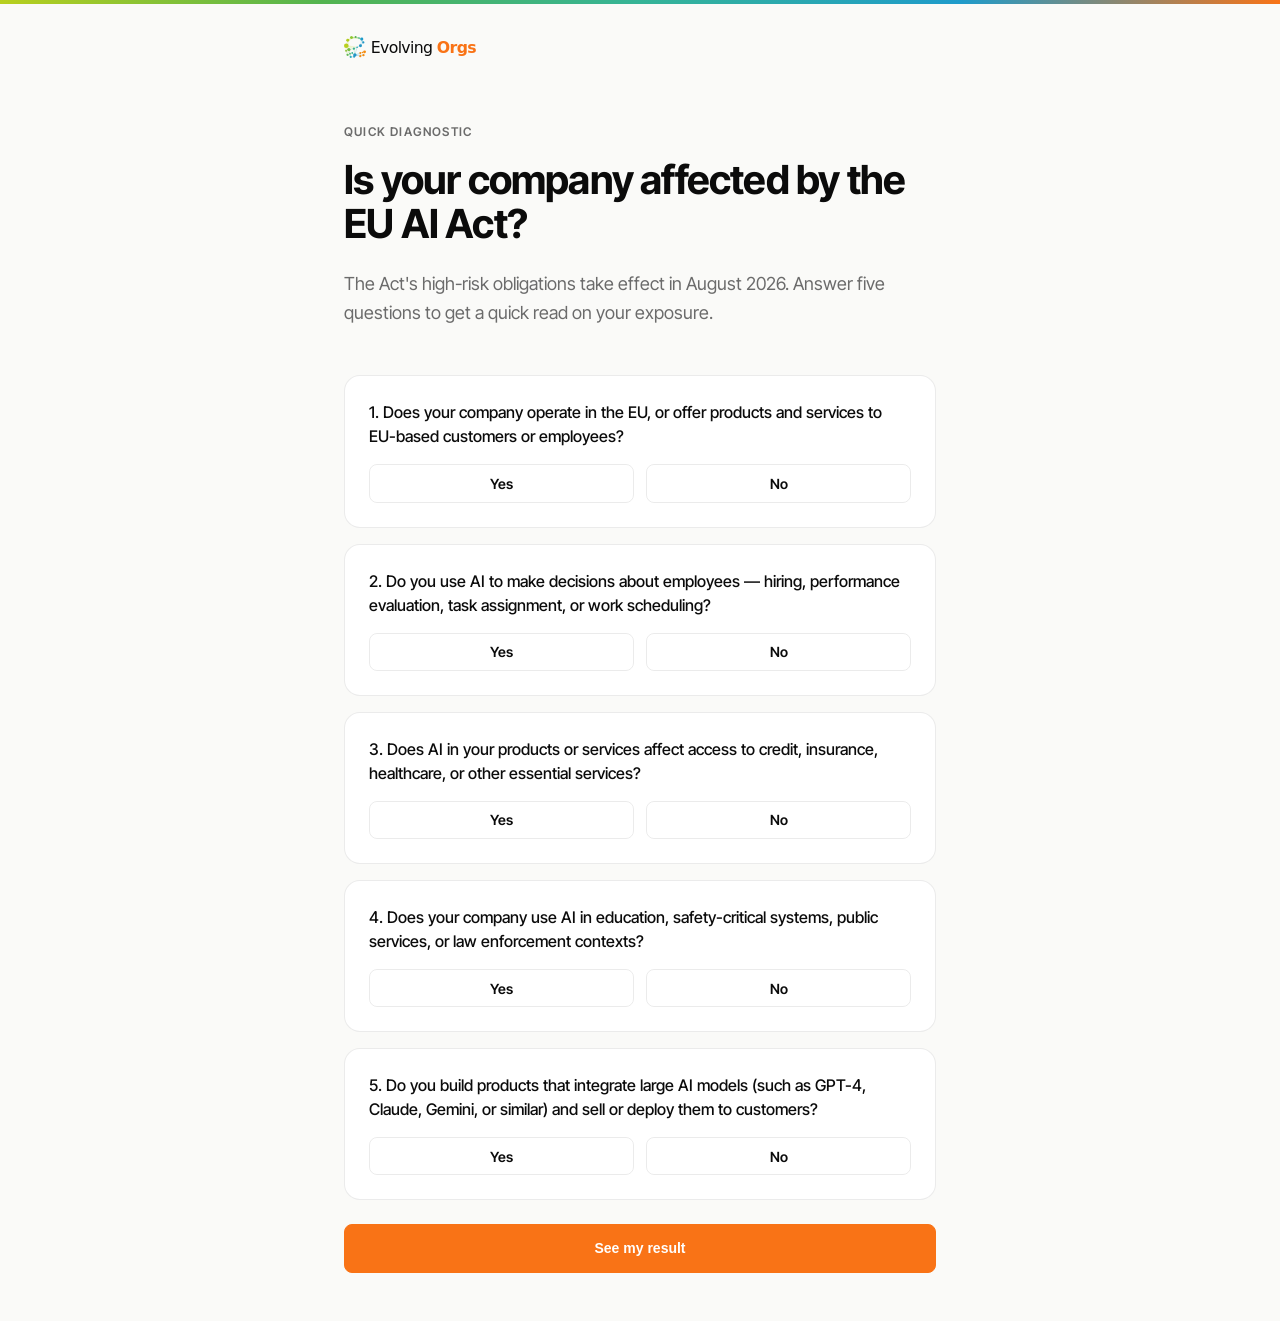
<file: aiweek/eu-ai-act.html>
<!DOCTYPE html>
<html lang="en">
<head>
  <meta charset="UTF-8" />
  <meta name="viewport" content="width=device-width, initial-scale=1.0" />
  <title>EU AI Act: Is Your Company Affected? — Evolving Orgs</title>
  <meta name="description" content="A quick diagnostic to help you understand whether the EU AI Act's high-risk obligations apply to your company." />
  <meta name="robots" content="noindex" />
  <link rel="icon" type="image/svg+xml" href="/assets/images/evolvingorgs-favicon.svg" />
  <link rel="preconnect" href="https://fonts.googleapis.com" />
  <link rel="preconnect" href="https://fonts.gstatic.com" crossorigin />
  <link href="https://fonts.googleapis.com/css2?family=Inter+Tight:wght@400;500;600;700&display=swap" rel="stylesheet" />
  <link rel="stylesheet" href="../styles/main.css" />
  <style>
    .q-card {
      border: 1px solid var(--eo-border);
      border-radius: 16px;
      padding: var(--space-6);
      margin-bottom: var(--space-4);
      background: var(--color-surface);
    }
    .q-card__text {
      font-size: var(--size-base);
      font-weight: 500;
      margin-bottom: var(--space-4);
      line-height: 1.5;
    }
    .q-options {
      display: flex;
      gap: var(--space-3);
    }
    .q-btn {
      flex: 1;
      padding: 0.6rem 1rem;
      border-radius: 8px;
      border: 1.5px solid var(--eo-border);
      background: transparent;
      font-family: var(--font-sans);
      font-size: var(--size-sm);
      font-weight: 600;
      cursor: pointer;
      transition: all 0.15s;
      color: var(--color-text);
    }
    .q-btn:hover { border-color: var(--color-text); }
    .q-btn.selected-yes {
      background: var(--eo-orange);
      border-color: var(--eo-orange);
      color: #fff;
    }
    .q-btn.selected-no {
      background: var(--color-text);
      border-color: var(--color-text);
      color: #fff;
    }
    #result { display: none; }
    .result-badge {
      display: inline-block;
      padding: 0.35rem 0.875rem;
      border-radius: 99px;
      font-size: var(--size-xs);
      font-weight: 700;
      letter-spacing: 0.06em;
      text-transform: uppercase;
      margin-bottom: var(--space-4);
    }
    .badge-low    { background: #e8f5e9; color: #2e7d32; }
    .badge-medium { background: #fff3e0; color: #e65100; }
    .badge-high   { background: #fbe9e7; color: #bf360c; }
  </style>
</head>
<body>

  <!-- Spectrum bar -->
  <div style="height:4px;background:linear-gradient(to right, #B8CF1E, #53B44F, #35B497, #1E9BCB, #F97316);"></div>

  <!-- Brand -->
  <div style="padding:var(--space-8) var(--space-6) 0;max-width:640px;margin:0 auto;">
    <a href="/aiweek/"><img src="../assets/images/evolvingorgs-wordmark.svg" alt="Evolving Orgs" style="height:22px;width:auto;display:block;" /></a>
  </div>

  <!-- Header -->
  <section style="padding:var(--space-16) var(--space-6) var(--space-12);max-width:640px;margin:0 auto;">
    <p style="font-size:var(--size-xs);font-weight:600;letter-spacing:0.1em;text-transform:uppercase;color:var(--color-text-muted);margin-bottom:var(--space-4);">Quick diagnostic</p>
    <h1 style="font-size:clamp(1.75rem,5vw,2.5rem);font-weight:700;letter-spacing:-0.02em;line-height:1.1;margin-bottom:var(--space-6);">Is your company affected by the EU AI Act?</h1>
    <p style="font-size:var(--size-lg);color:var(--color-text-muted);line-height:1.6;">The Act's high-risk obligations take effect in August 2026. Answer five questions to get a quick read on your exposure.</p>
  </section>

  <!-- Questions -->
  <section style="padding:0 var(--space-6) var(--space-12);max-width:640px;margin:0 auto;">

    <div class="q-card" id="q1">
      <p class="q-card__text">1. Does your company operate in the EU, or offer products and services to EU-based customers or employees?</p>
      <div class="q-options">
        <button class="q-btn" onclick="answer(1,'yes')">Yes</button>
        <button class="q-btn" onclick="answer(1,'no')">No</button>
      </div>
    </div>

    <div class="q-card" id="q2">
      <p class="q-card__text">2. Do you use AI to make decisions about employees — hiring, performance evaluation, task assignment, or work scheduling?</p>
      <div class="q-options">
        <button class="q-btn" onclick="answer(2,'yes')">Yes</button>
        <button class="q-btn" onclick="answer(2,'no')">No</button>
      </div>
    </div>

    <div class="q-card" id="q3">
      <p class="q-card__text">3. Does AI in your products or services affect access to credit, insurance, healthcare, or other essential services?</p>
      <div class="q-options">
        <button class="q-btn" onclick="answer(3,'yes')">Yes</button>
        <button class="q-btn" onclick="answer(3,'no')">No</button>
      </div>
    </div>

    <div class="q-card" id="q4">
      <p class="q-card__text">4. Does your company use AI in education, safety-critical systems, public services, or law enforcement contexts?</p>
      <div class="q-options">
        <button class="q-btn" onclick="answer(4,'yes')">Yes</button>
        <button class="q-btn" onclick="answer(4,'no')">No</button>
      </div>
    </div>

    <div class="q-card" id="q5">
      <p class="q-card__text">5. Do you build products that integrate large AI models (such as GPT-4, Claude, Gemini, or similar) and sell or deploy them to customers?</p>
      <div class="q-options">
        <button class="q-btn" onclick="answer(5,'yes')">Yes</button>
        <button class="q-btn" onclick="answer(5,'no')">No</button>
      </div>
    </div>

    <div style="margin-top:var(--space-6);">
      <button onclick="showResult()" class="btn btn--primary" style="width:100%;text-align:center;padding:0.85rem;">See my result</button>
    </div>

  </section>

  <!-- Result -->
  <section id="result" style="padding:0 var(--space-6) var(--space-20);max-width:640px;margin:0 auto;">
    <div style="border:1px solid var(--eo-border);border-radius:16px;padding:var(--space-8);">
      <span id="result-badge" class="result-badge"></span>
      <h2 id="result-heading" style="font-size:var(--size-2xl);font-weight:700;letter-spacing:-0.02em;margin-bottom:var(--space-4);"></h2>
      <p id="result-body" style="color:var(--color-text-muted);line-height:1.7;margin-bottom:var(--space-6);"></p>
      <p style="font-size:var(--size-sm);color:var(--color-text-muted);margin-bottom:var(--space-6);">
        This is a rough indicator, not legal advice. The Act's full scope depends on your specific systems and use cases.
        <a href="https://digital-strategy.ec.europa.eu/en/policies/regulatory-framework-ai" target="_blank" rel="noopener" style="color:var(--color-accent);">Read the official overview →</a>
      </p>
      <hr class="rule" />
      <p style="font-weight:600;margin-bottom:var(--space-3);margin-top:var(--space-6);">Compliance readiness is an operating model question.</p>
      <p style="color:var(--color-text-muted);margin-bottom:var(--space-6);">Clear AI ownership, documented oversight, and defined accountability don't just satisfy regulators — they're what makes AI work reliably in the first place. If that structure isn't in place yet, August 2026 is a useful deadline to build toward.</p>
      <a href="https://calendar.app.google/n8xxZsZ9KMoQ5CrW8" class="btn btn--primary" style="display:block;text-align:center;padding:0.85rem;">Book a 30-minute conversation</a>
      <p style="margin-top:var(--space-4);font-size:var(--size-sm);color:var(--color-text-muted);text-align:center;">
        Or email <a href="mailto:joey@evolvingorgs.com" style="color:var(--color-accent);">joey@evolvingorgs.com</a>
      </p>
    </div>
  </section>

  <script>
    const answers = {};

    const results = {
      low: {
        badge: 'Low exposure',
        badgeClass: 'badge-low',
        heading: 'Limited direct obligations — for now.',
        body: 'Based on your answers, your company likely has minimal exposure to the EU AI Act\'s high-risk requirements. The general provisions still apply if you operate in the EU, and the regulatory landscape is evolving. It\'s worth keeping an eye on how your AI use cases develop.'
      },
      medium: {
        badge: 'Medium exposure',
        badgeClass: 'badge-medium',
        heading: 'Some obligations likely apply.',
        body: 'Your company appears to have some exposure to the EU AI Act\'s high-risk provisions. The specific obligations depend on your AI systems and how they\'re used, but you should expect requirements around transparency, human oversight, and documentation. Getting your operating model in order now makes compliance significantly easier.'
      },
      high: {
        badge: 'High exposure',
        badgeClass: 'badge-high',
        heading: 'Significant obligations likely apply.',
        body: 'Based on your answers, your company is likely subject to the EU AI Act\'s high-risk requirements coming into force in August 2026. These include requirements for human oversight, documentation, risk management processes, and clear accountability. The operating model work needed for compliance is the same work that makes AI function reliably — it\'s worth doing regardless.'
      }
    };

    function answer(q, val) {
      answers[q] = val;
      const card = document.getElementById('q' + q);
      const btns = card.querySelectorAll('.q-btn');
      btns[0].className = 'q-btn' + (val === 'yes' ? ' selected-yes' : '');
      btns[1].className = 'q-btn' + (val === 'no'  ? ' selected-no'  : '');
    }

    function showResult() {
      // Need at least Q1 answered
      if (!answers[1]) {
        alert('Please answer at least the first question.');
        return;
      }

      let level = 'low';

      if (answers[1] === 'no') {
        level = 'low';
      } else {
        const highRiskYes = [2,3,4,5].filter(q => answers[q] === 'yes').length;
        if (highRiskYes >= 3) level = 'high';
        else if (highRiskYes >= 1) level = 'medium';
        else level = 'low';
      }

      const r = results[level];
      document.getElementById('result-badge').textContent = r.badge;
      document.getElementById('result-badge').className = 'result-badge ' + r.badgeClass;
      document.getElementById('result-heading').textContent = r.heading;
      document.getElementById('result-body').textContent = r.body;

      const resultEl = document.getElementById('result');
      resultEl.style.display = 'block';
      resultEl.scrollIntoView({ behavior: 'smooth', block: 'start' });
    }
  </script>

</body>
</html>
</file>
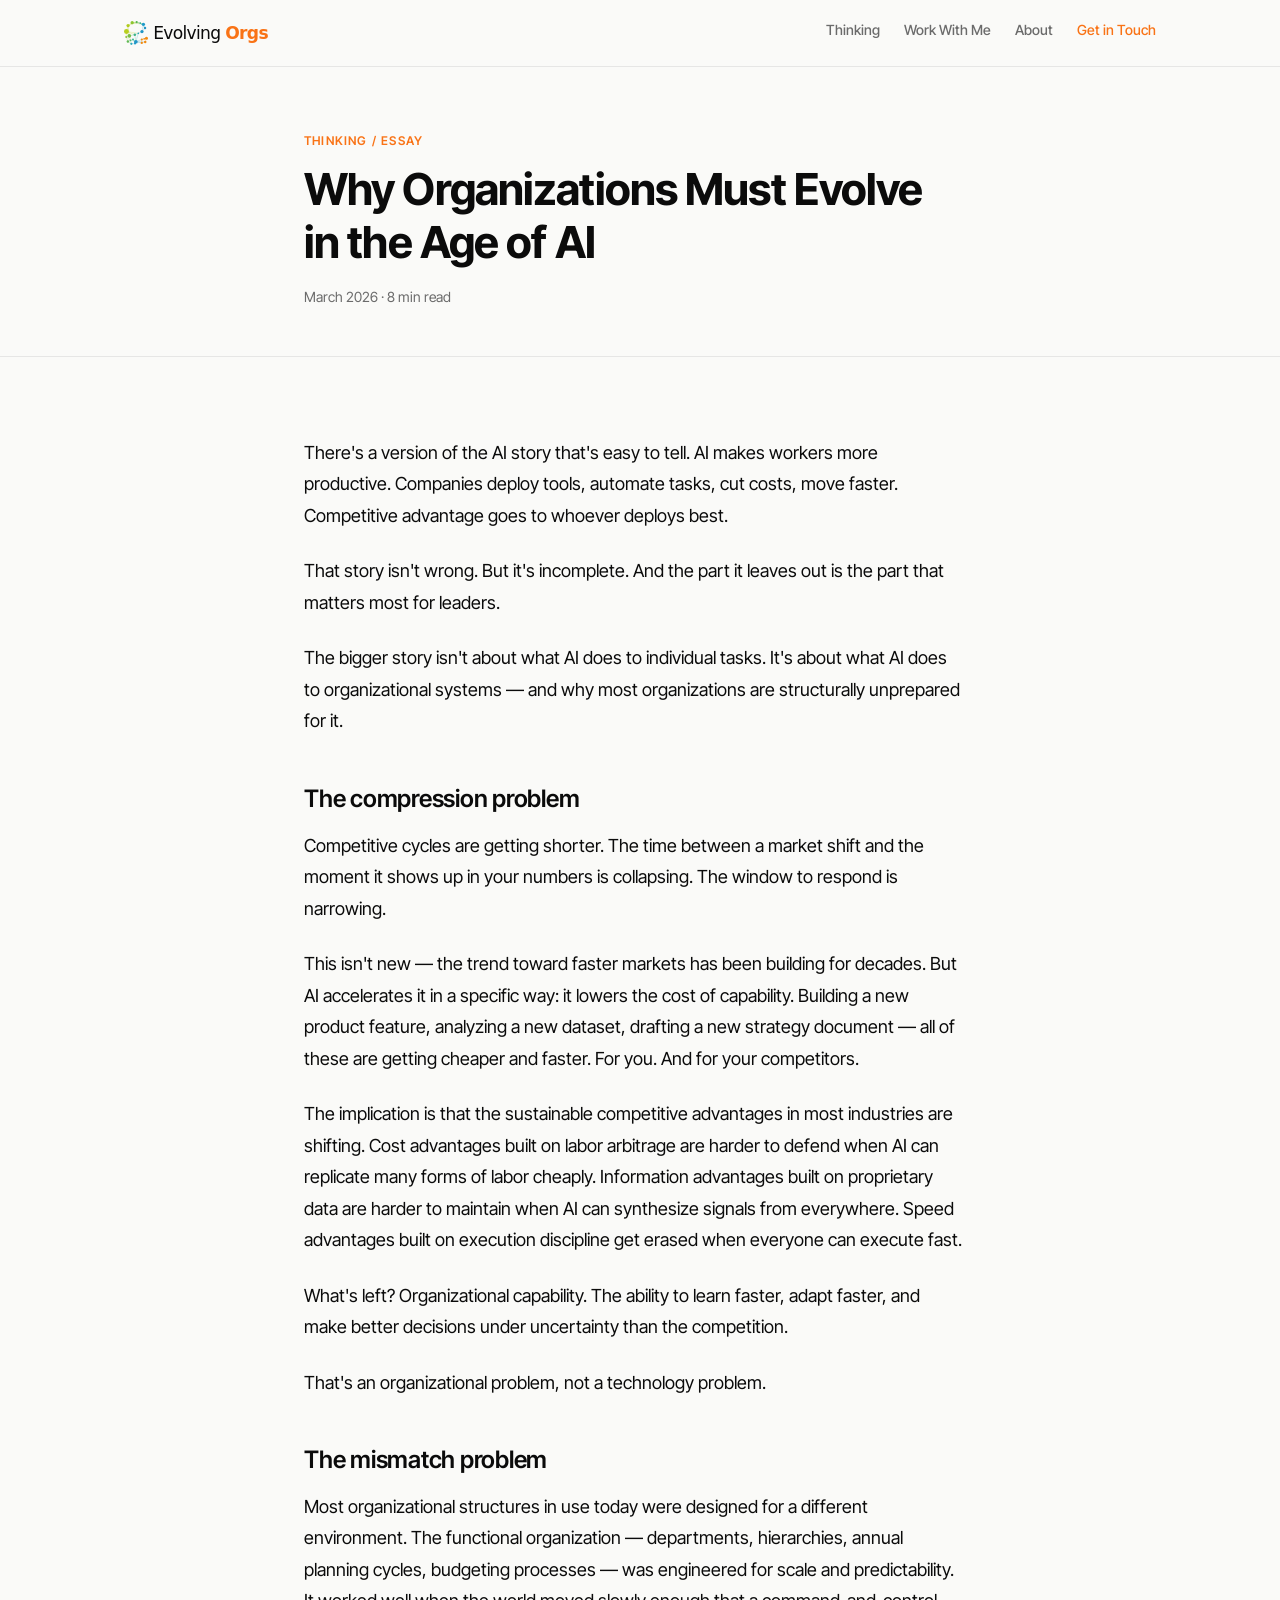
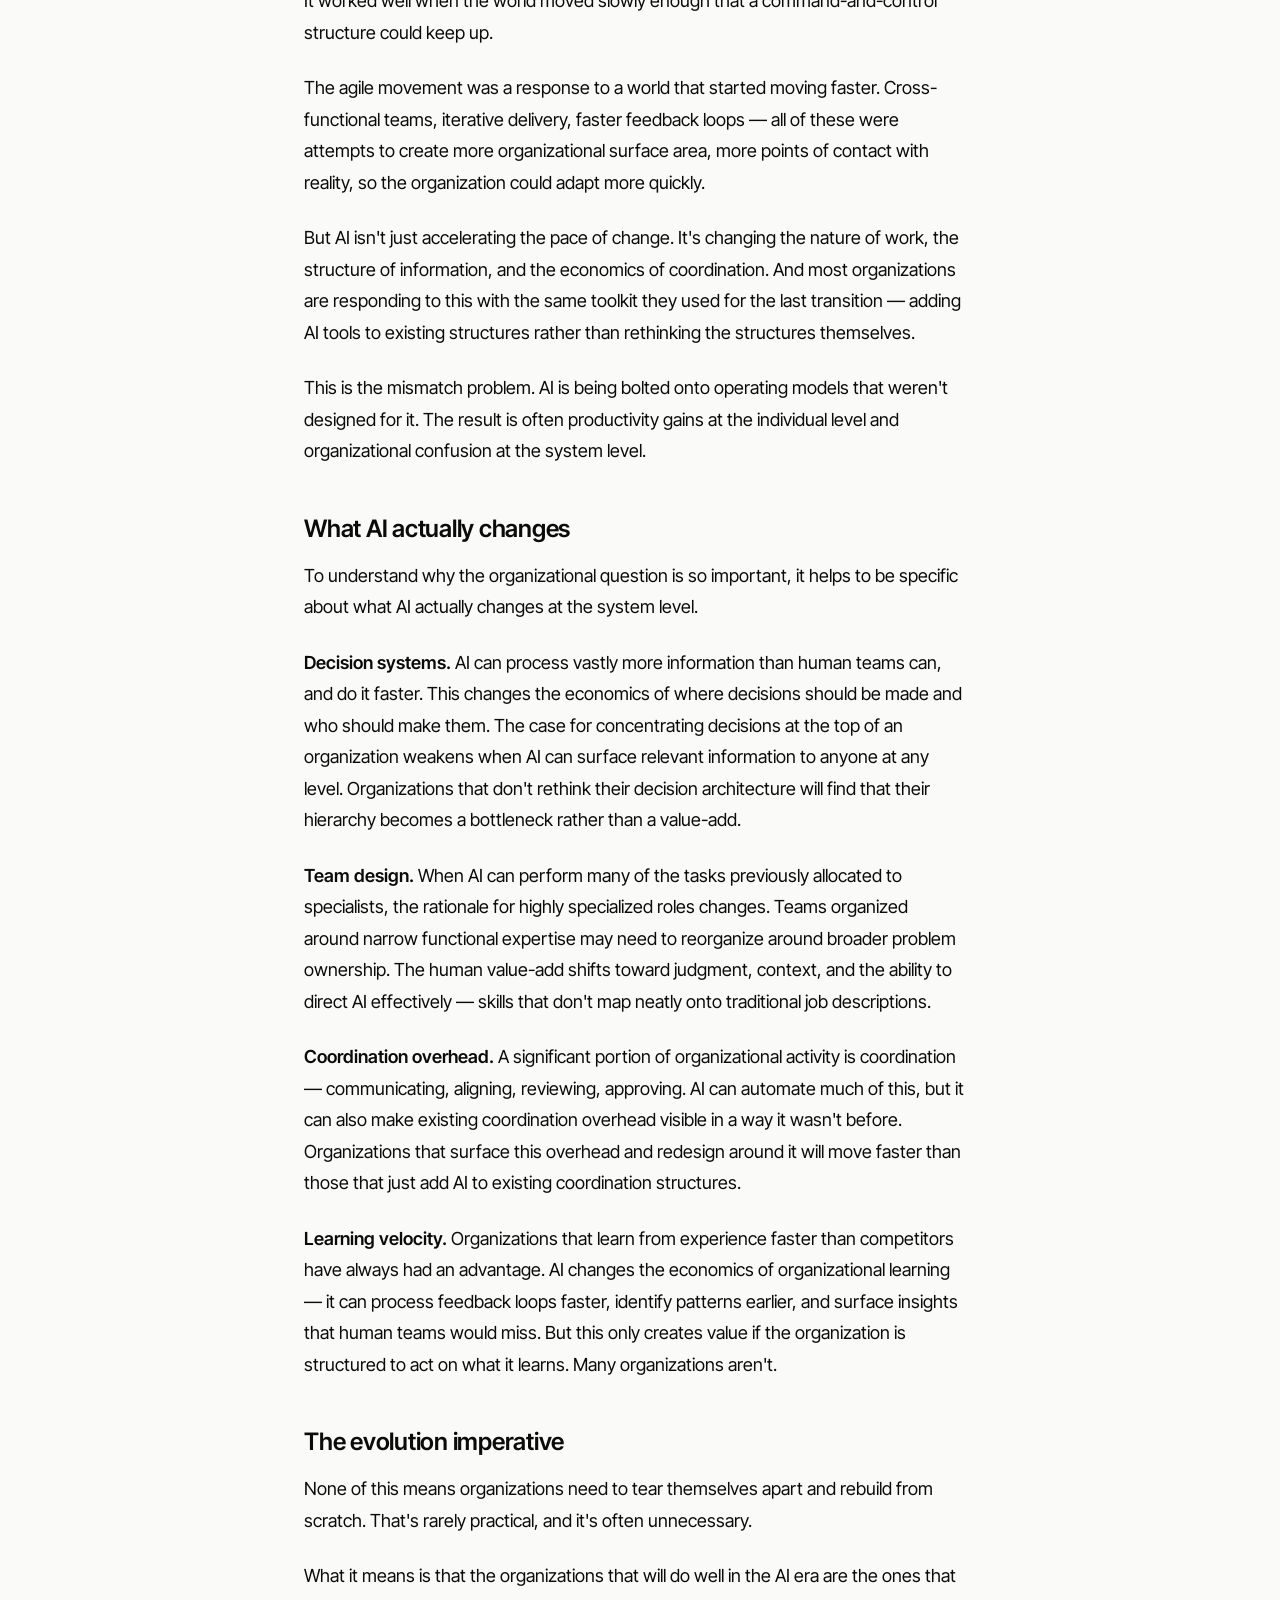
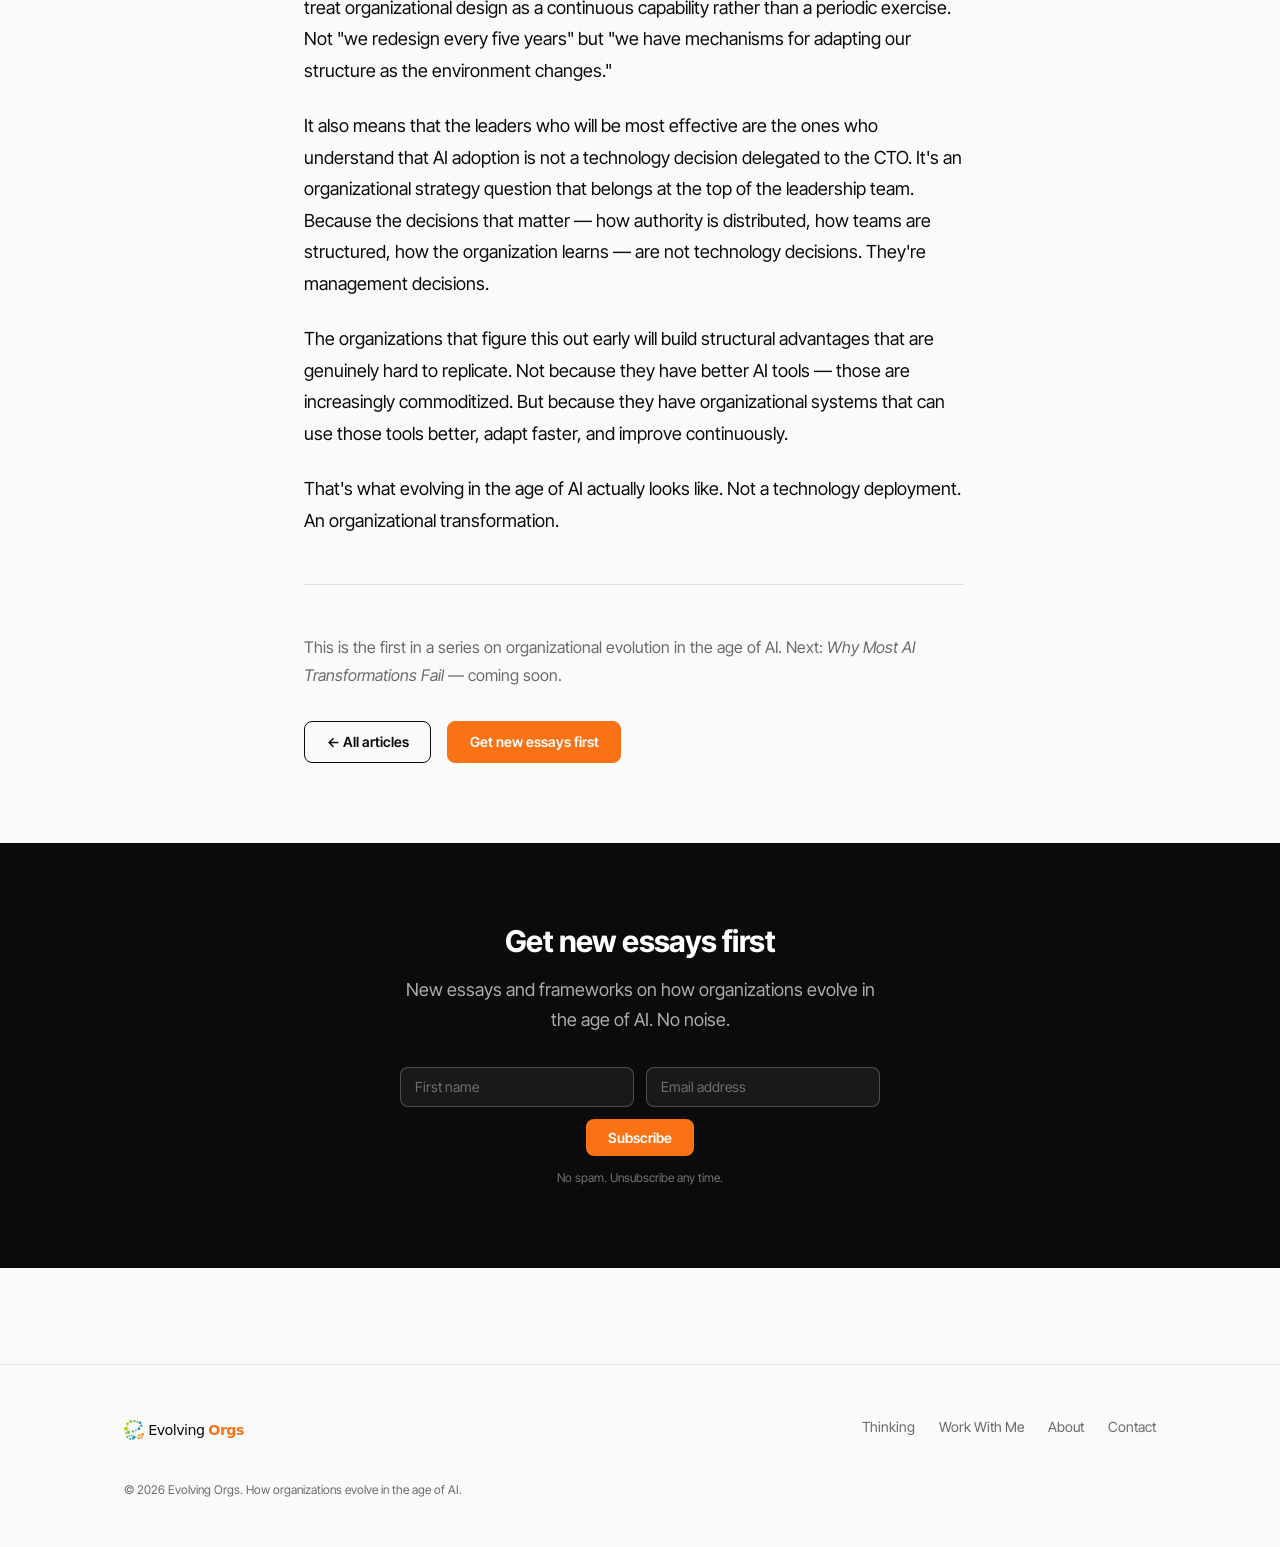
<file: thinking/why-organizations-must-evolve.html>
<!DOCTYPE html>
<html lang="en">
<head>
  <meta charset="UTF-8" />
  <meta name="viewport" content="width=device-width, initial-scale=1.0" />
  <title>Why Organizations Must Evolve in the Age of AI — Evolving Orgs</title>
  <meta name="description" content="AI is compressing competitive cycles, shifting where value is created, and demanding organizational systems that can adapt continuously. The question isn't whether to change — it's whether you can change fast enough." />
  <link rel="icon" type="image/svg+xml" href="/assets/images/evolvingorgs-favicon.svg" />
  <link rel="preconnect" href="https://fonts.googleapis.com" />
  <link rel="preconnect" href="https://fonts.gstatic.com" crossorigin />
  <link href="https://fonts.googleapis.com/css2?family=Inter+Tight:wght@400;500;600;700&display=swap" rel="stylesheet" />
  <link rel="stylesheet" href="../styles/main.css" />
</head>
<body>

  <!-- Nav -->
  <nav class="site-nav">
    <div class="site-nav__inner">
      <a href="/" class="site-nav__brand"><img src="../assets/images/evolvingorgs-wordmark.svg" alt="Evolving Orgs" /></a>
      <button class="site-nav__toggle" aria-label="Open navigation" aria-expanded="false">
        <span></span><span></span><span></span>
      </button>
      <ul class="site-nav__links">
        <li><a href="/thinking/" aria-current="false">Thinking</a></li>
        <li><a href="/work-with-me.html">Work With Me</a></li>
        <li><a href="/about.html">About</a></li>
        <li><a href="/contact.html" class="site-nav__cta">Get in Touch</a></li>
      </ul>
    </div>
  </nav>

  <!-- Article header -->
  <header class="page-header">
    <div class="container">
      <p class="page-header__label"><a href="/thinking/" style="color:var(--color-accent);text-decoration:none;">Thinking</a> / Essay</p>
      <h1 class="page-header__title" style="max-width:640px;">Why Organizations Must Evolve in the Age of AI</h1>
      <p style="font-size:var(--size-sm);color:var(--color-text-muted);margin-top:var(--space-4);">
        <time datetime="2026-03-23">March 2026</time> · 8 min read
      </p>
    </div>
  </header>

  <!-- Article body -->
  <article class="section">
    <div class="container">
      <div class="article-prose">

        <p>There's a version of the AI story that's easy to tell. AI makes workers more productive. Companies deploy tools, automate tasks, cut costs, move faster. Competitive advantage goes to whoever deploys best.</p>

        <p>That story isn't wrong. But it's incomplete. And the part it leaves out is the part that matters most for leaders.</p>

        <p>The bigger story isn't about what AI does to individual tasks. It's about what AI does to organizational systems — and why most organizations are structurally unprepared for it.</p>

        <h2>The compression problem</h2>

        <p>Competitive cycles are getting shorter. The time between a market shift and the moment it shows up in your numbers is collapsing. The window to respond is narrowing.</p>

        <p>This isn't new — the trend toward faster markets has been building for decades. But AI accelerates it in a specific way: it lowers the cost of capability. Building a new product feature, analyzing a new dataset, drafting a new strategy document — all of these are getting cheaper and faster. For you. And for your competitors.</p>

        <p>The implication is that the sustainable competitive advantages in most industries are shifting. Cost advantages built on labor arbitrage are harder to defend when AI can replicate many forms of labor cheaply. Information advantages built on proprietary data are harder to maintain when AI can synthesize signals from everywhere. Speed advantages built on execution discipline get erased when everyone can execute fast.</p>

        <p>What's left? Organizational capability. The ability to learn faster, adapt faster, and make better decisions under uncertainty than the competition.</p>

        <p>That's an organizational problem, not a technology problem.</p>

        <h2>The mismatch problem</h2>

        <p>Most organizational structures in use today were designed for a different environment. The functional organization — departments, hierarchies, annual planning cycles, budgeting processes — was engineered for scale and predictability. It worked well when the world moved slowly enough that a command-and-control structure could keep up.</p>

        <p>The agile movement was a response to a world that started moving faster. Cross-functional teams, iterative delivery, faster feedback loops — all of these were attempts to create more organizational surface area, more points of contact with reality, so the organization could adapt more quickly.</p>

        <p>But AI isn't just accelerating the pace of change. It's changing the nature of work, the structure of information, and the economics of coordination. And most organizations are responding to this with the same toolkit they used for the last transition — adding AI tools to existing structures rather than rethinking the structures themselves.</p>

        <p>This is the mismatch problem. AI is being bolted onto operating models that weren't designed for it. The result is often productivity gains at the individual level and organizational confusion at the system level.</p>

        <h2>What AI actually changes</h2>

        <p>To understand why the organizational question is so important, it helps to be specific about what AI actually changes at the system level.</p>

        <p><strong>Decision systems.</strong> AI can process vastly more information than human teams can, and do it faster. This changes the economics of where decisions should be made and who should make them. The case for concentrating decisions at the top of an organization weakens when AI can surface relevant information to anyone at any level. Organizations that don't rethink their decision architecture will find that their hierarchy becomes a bottleneck rather than a value-add.</p>

        <p><strong>Team design.</strong> When AI can perform many of the tasks previously allocated to specialists, the rationale for highly specialized roles changes. Teams organized around narrow functional expertise may need to reorganize around broader problem ownership. The human value-add shifts toward judgment, context, and the ability to direct AI effectively — skills that don't map neatly onto traditional job descriptions.</p>

        <p><strong>Coordination overhead.</strong> A significant portion of organizational activity is coordination — communicating, aligning, reviewing, approving. AI can automate much of this, but it can also make existing coordination overhead visible in a way it wasn't before. Organizations that surface this overhead and redesign around it will move faster than those that just add AI to existing coordination structures.</p>

        <p><strong>Learning velocity.</strong> Organizations that learn from experience faster than competitors have always had an advantage. AI changes the economics of organizational learning — it can process feedback loops faster, identify patterns earlier, and surface insights that human teams would miss. But this only creates value if the organization is structured to act on what it learns. Many organizations aren't.</p>

        <h2>The evolution imperative</h2>

        <p>None of this means organizations need to tear themselves apart and rebuild from scratch. That's rarely practical, and it's often unnecessary.</p>

        <p>What it means is that the organizations that will do well in the AI era are the ones that treat organizational design as a continuous capability rather than a periodic exercise. Not "we redesign every five years" but "we have mechanisms for adapting our structure as the environment changes."</p>

        <p>It also means that the leaders who will be most effective are the ones who understand that AI adoption is not a technology decision delegated to the CTO. It's an organizational strategy question that belongs at the top of the leadership team. Because the decisions that matter — how authority is distributed, how teams are structured, how the organization learns — are not technology decisions. They're management decisions.</p>

        <p>The organizations that figure this out early will build structural advantages that are genuinely hard to replicate. Not because they have better AI tools — those are increasingly commoditized. But because they have organizational systems that can use those tools better, adapt faster, and improve continuously.</p>

        <p>That's what evolving in the age of AI actually looks like. Not a technology deployment. An organizational transformation.</p>

        <hr class="rule" />

        <p style="color:var(--color-text-muted);font-size:var(--size-base);">This is the first in a series on organizational evolution in the age of AI. Next: <em>Why Most AI Transformations Fail</em> — coming soon.</p>

        <div style="margin-top:var(--space-8);display:flex;gap:var(--space-4);flex-wrap:wrap;">
          <a href="/thinking/" class="btn btn--outline">← All articles</a>
          <a href="#signup" class="btn btn--primary">Get new essays first</a>
        </div>

      </div>
    </div>
  </article>

  <!-- Email signup -->
  <section class="signup-section" id="signup">
    <div class="container">
      <h2 class="signup-section__heading">Get new essays first</h2>
      <p class="signup-section__sub">New essays and frameworks on how organizations evolve in the age of AI. No noise.</p>
      <form class="signup-form" action="#" method="post">
        <input type="text" name="first_name" placeholder="First name" autocomplete="given-name" />
        <input type="email" name="email_address" placeholder="Email address" required autocomplete="email" />
        <button type="submit">Subscribe</button>
      </form>
      <p class="signup-note">No spam. Unsubscribe any time.</p>
    </div>
  </section>

  <!-- Footer -->
  <footer class="site-footer">
    <div class="site-footer__inner">
      <a href="/" class="site-footer__brand"><img src="../assets/images/evolvingorgs-wordmark.svg" alt="Evolving Orgs" /></a>
      <ul class="site-footer__links">
        <li><a href="/thinking/">Thinking</a></li>
        <li><a href="/work-with-me.html">Work With Me</a></li>
        <li><a href="/about.html">About</a></li>
        <li><a href="/contact.html">Contact</a></li>
      </ul>
      <p class="site-footer__copy">© 2026 Evolving Orgs. How organizations evolve in the age of AI.</p>
    </div>
  </footer>

  <script src="../assets/js/nav.js"></script>
</body>
</html>
</file>
<file: styles/main.css>
/* =============================================
   Evolving Orgs — Main Stylesheet
   ============================================= */

/* --- Reset & Base --- */
*, *::before, *::after {
  box-sizing: border-box;
  margin: 0;
  padding: 0;
}

:root {
  /* Brand tokens */
  --eo-ink: #0B0B0B;
  --eo-white: #FFFFFF;
  --eo-orange: #F97316;
  --eo-lime: #B8CF1E;
  --eo-green: #8DC62F;
  --eo-leaf: #53B44F;
  --eo-teal: #35B497;
  --eo-blue: #1E9BCB;
  --eo-border: rgba(11, 11, 11, 0.08);
  --eo-panel: #F7F7F5;

  --color-bg: #fafaf8;
  --color-surface: #ffffff;
  --color-text: #0B0B0B;
  --color-text-muted: #6b6b6b;
  --color-accent: #F97316;
  --color-accent-hover: #e06500;
  --color-border: rgba(11, 11, 11, 0.08);
  --color-rule: rgba(11, 11, 11, 0.12);

  --font-sans: 'Inter Tight', Inter, -apple-system, BlinkMacSystemFont, 'Segoe UI', sans-serif;
  --font-serif: 'Georgia', 'Times New Roman', serif;

  --size-xs: 0.75rem;
  --size-sm: 0.875rem;
  --size-base: 1rem;
  --size-lg: 1.125rem;
  --size-xl: 1.25rem;
  --size-2xl: 1.5rem;
  --size-3xl: 1.875rem;
  --size-4xl: 2.25rem;
  --size-5xl: 3rem;

  --max-width: 720px;
  --max-width-wide: 1080px;

  --space-1: 0.25rem;
  --space-2: 0.5rem;
  --space-3: 0.75rem;
  --space-4: 1rem;
  --space-6: 1.5rem;
  --space-8: 2rem;
  --space-12: 3rem;
  --space-16: 4rem;
  --space-20: 5rem;
  --space-24: 6rem;
}

html {
  font-size: 16px;
  -webkit-text-size-adjust: 100%;
}

body {
  background-color: var(--color-bg);
  color: var(--color-text);
  font-family: var(--font-sans);
  font-size: var(--size-base);
  line-height: 1.65;
  -webkit-font-smoothing: antialiased;
}

/* --- Typography --- */
h1, h2, h3, h4 {
  line-height: 1.2;
  font-weight: 600;
  letter-spacing: -0.01em;
}

h1 { font-size: var(--size-4xl); }
h2 { font-size: var(--size-3xl); }
h3 { font-size: var(--size-xl); }
h4 { font-size: var(--size-lg); }

p { margin-bottom: var(--space-4); }
p:last-child { margin-bottom: 0; }

a {
  color: var(--color-accent);
  text-decoration: none;
}
a:hover { text-decoration: underline; }

strong { font-weight: 600; }

ul, ol {
  padding-left: var(--space-6);
  margin-bottom: var(--space-4);
}
li { margin-bottom: var(--space-2); }

/* --- Layout --- */
.container {
  max-width: var(--max-width);
  margin: 0 auto;
  padding: 0 var(--space-6);
}

.container--wide {
  max-width: var(--max-width-wide);
  margin: 0 auto;
  padding: 0 var(--space-6);
}

.section {
  padding: var(--space-20) 0;
}

.section--alt {
  background-color: var(--eo-panel);
}

.section--dark {
  background-color: var(--color-text);
  color: #f0efeb;
}

hr.rule {
  border: none;
  border-top: 1px solid var(--color-rule);
  margin: var(--space-12) 0;
}

/* --- Nav --- */
.site-nav {
  position: sticky;
  top: 0;
  z-index: 100;
  background-color: var(--color-bg);
  border-bottom: 1px solid var(--color-border);
  padding: var(--space-4) 0;
}

.site-nav__inner {
  max-width: var(--max-width-wide);
  margin: 0 auto;
  padding: 0 var(--space-6);
  display: flex;
  align-items: center;
  justify-content: space-between;
  gap: var(--space-8);
}

.site-nav__brand {
  display: flex;
  align-items: center;
  text-decoration: none;
  flex-shrink: 0;
}
.site-nav__brand:hover { text-decoration: none; opacity: 0.85; }
.site-nav__brand img { display: block; height: 24px; width: auto; }

.site-nav__links {
  display: flex;
  gap: var(--space-6);
  list-style: none;
  padding: 0;
  margin: 0;
}

.site-nav__links a {
  font-size: var(--size-sm);
  color: var(--color-text-muted);
  text-decoration: none;
  font-weight: 500;
  transition: color 0.15s;
}
.site-nav__links a:hover,
.site-nav__links a[aria-current="page"] {
  color: var(--color-text);
}

.site-nav__cta {
  font-size: var(--size-sm);
  font-weight: 600;
  color: var(--color-accent) !important;
}
.site-nav__cta:hover { color: var(--color-accent-hover) !important; }

/* --- Footer --- */
.site-footer {
  border-top: 1px solid var(--color-border);
  padding: var(--space-12) 0;
  margin-top: var(--space-24);
}

.site-footer__inner {
  max-width: var(--max-width-wide);
  margin: 0 auto;
  padding: 0 var(--space-6);
  display: flex;
  flex-wrap: wrap;
  align-items: center;
  justify-content: space-between;
  gap: var(--space-4);
}

.site-footer__brand {
  display: flex;
  align-items: center;
  text-decoration: none;
}
.site-footer__brand:hover { opacity: 0.75; }
.site-footer__brand img { display: block; height: 20px; width: auto; }

.site-footer__links {
  display: flex;
  gap: var(--space-6);
  list-style: none;
  padding: 0;
  margin: 0;
}
.site-footer__links a {
  font-size: var(--size-sm);
  color: var(--color-text-muted);
  text-decoration: none;
}
.site-footer__links a:hover { color: var(--color-text); }

.site-footer__copy {
  font-size: var(--size-xs);
  color: var(--color-text-muted);
  width: 100%;
  margin-top: var(--space-4);
}

/* --- Buttons --- */
.btn {
  display: inline-block;
  padding: 0.65rem 1.35rem;
  border-radius: 8px;
  font-size: var(--size-sm);
  font-weight: 600;
  cursor: pointer;
  transition: background-color 0.15s, color 0.15s, border-color 0.15s;
  text-decoration: none;
  border: 1.5px solid transparent;
  line-height: 1.4;
}

.btn--primary {
  background-color: var(--color-accent);
  color: #fff;
  border-color: var(--color-accent);
}
.btn--primary:hover {
  background-color: var(--color-accent-hover);
  border-color: var(--color-accent-hover);
  text-decoration: none;
  color: #fff;
}

.btn--outline {
  background-color: transparent;
  color: var(--color-text);
  border-color: var(--color-text);
}
.btn--outline:hover {
  background-color: var(--color-text);
  color: var(--color-bg);
  text-decoration: none;
}

.btn--outline-light {
  background-color: transparent;
  color: #f0efeb;
  border-color: rgba(240,239,235,0.5);
}
.btn--outline-light:hover {
  background-color: rgba(240,239,235,0.1);
  text-decoration: none;
  color: #fff;
}

/* --- Hero --- */
.hero {
  padding: var(--space-24) 0 var(--space-20);
  border-bottom: 1px solid var(--color-border);
}

.hero__eyebrow {
  font-size: var(--size-xs);
  font-weight: 600;
  letter-spacing: 0.1em;
  text-transform: uppercase;
  color: var(--color-accent);
  margin-bottom: var(--space-4);
}

.hero__headline {
  font-size: clamp(2rem, 5vw, 3.25rem);
  font-weight: 700;
  letter-spacing: -0.02em;
  line-height: 1.1;
  margin-bottom: var(--space-6);
  max-width: 640px;
}

.hero__sub {
  font-size: var(--size-lg);
  color: var(--color-text-muted);
  max-width: 520px;
  margin-bottom: var(--space-8);
  line-height: 1.6;
}

.hero__actions {
  display: flex;
  flex-wrap: wrap;
  gap: var(--space-3);
}

/* --- Prose sections --- */
.prose-section__label {
  font-size: var(--size-xs);
  font-weight: 600;
  letter-spacing: 0.1em;
  text-transform: uppercase;
  color: var(--color-text-muted);
  margin-bottom: var(--space-4);
}

.prose-section__heading {
  font-size: var(--size-3xl);
  font-weight: 700;
  letter-spacing: -0.02em;
  margin-bottom: var(--space-6);
  max-width: 580px;
}

.prose-section__body {
  font-size: var(--size-lg);
  color: var(--color-text-muted);
  max-width: 580px;
  line-height: 1.7;
}

/* --- Article cards --- */
.card-grid {
  display: grid;
  grid-template-columns: repeat(auto-fill, minmax(280px, 1fr));
  gap: var(--space-6);
  margin-top: var(--space-8);
}

.card {
  background: var(--color-surface);
  border: 1px solid var(--eo-border);
  border-radius: 16px;
  padding: var(--space-6);
  display: flex;
  flex-direction: column;
  gap: var(--space-3);
}

.card__label {
  font-size: var(--size-xs);
  font-weight: 600;
  letter-spacing: 0.08em;
  text-transform: uppercase;
  color: var(--color-text-muted);
}

.card__title {
  font-size: var(--size-lg);
  font-weight: 600;
  letter-spacing: -0.01em;
  line-height: 1.3;
  color: var(--color-text);
}

.card__body {
  font-size: var(--size-sm);
  color: var(--color-text-muted);
  line-height: 1.6;
  flex: 1;
}

.card__link {
  font-size: var(--size-sm);
  font-weight: 600;
  color: var(--color-accent);
  text-decoration: none;
}
.card__link:hover { text-decoration: underline; }

/* --- Services grid --- */
.services-grid {
  display: grid;
  grid-template-columns: repeat(auto-fill, minmax(240px, 1fr));
  gap: var(--space-6);
  margin-top: var(--space-8);
}

.service-item {
  border-top: 2px solid var(--color-accent);
  padding-top: var(--space-4);
}

.service-item__title {
  font-size: var(--size-base);
  font-weight: 700;
  margin-bottom: var(--space-2);
}

.service-item__body {
  font-size: var(--size-sm);
  color: var(--color-text-muted);
  line-height: 1.6;
}

/* --- Email signup --- */
.signup-section {
  background-color: var(--color-text);
  color: #f0efeb;
  padding: var(--space-20) 0;
}

.signup-section .container {
  text-align: center;
}

.signup-section__heading {
  font-size: var(--size-3xl);
  font-weight: 700;
  letter-spacing: -0.02em;
  margin-bottom: var(--space-4);
  color: #fff;
}

.signup-section__sub {
  font-size: var(--size-lg);
  color: rgba(240,239,235,0.7);
  margin-bottom: var(--space-8);
  max-width: 480px;
  margin-left: auto;
  margin-right: auto;
}

.signup-form {
  display: flex;
  flex-wrap: wrap;
  gap: var(--space-3);
  justify-content: center;
  max-width: 480px;
  margin: 0 auto;
}

.signup-form input[type="text"],
.signup-form input[type="email"] {
  flex: 1;
  min-width: 180px;
  padding: 0.65rem 0.875rem;
  border: 1.5px solid rgba(240,239,235,0.25);
  border-radius: 8px;
  background: rgba(255,255,255,0.06);
  color: #f0efeb;
  font-size: var(--size-sm);
  font-family: var(--font-sans);
  outline: none;
  transition: border-color 0.15s;
}
.signup-form input::placeholder { color: rgba(240,239,235,0.4); }
.signup-form input:focus { border-color: rgba(240,239,235,0.6); }

.signup-form button {
  padding: 0.65rem 1.35rem;
  border-radius: 8px;
  background-color: var(--color-accent);
  color: #fff;
  border: none;
  font-size: var(--size-sm);
  font-weight: 600;
  cursor: pointer;
  font-family: var(--font-sans);
  transition: background-color 0.15s;
}
.signup-form button:hover { background-color: var(--color-accent-hover); }

.signup-note {
  font-size: var(--size-xs);
  color: rgba(240,239,235,0.45);
  margin-top: var(--space-3);
}

/* --- Briefing block --- */
.briefing-block {
  border: 1px solid var(--eo-border);
  border-radius: 16px;
  padding: var(--space-8);
  margin-top: var(--space-8);
  background: var(--color-surface);
}

.briefing-block__eyebrow {
  font-size: var(--size-xs);
  font-weight: 600;
  letter-spacing: 0.1em;
  text-transform: uppercase;
  color: var(--color-accent);
  margin-bottom: var(--space-3);
}

.briefing-block__title {
  font-size: var(--size-2xl);
  font-weight: 700;
  letter-spacing: -0.01em;
  margin-bottom: var(--space-4);
}

.briefing-block__body {
  font-size: var(--size-base);
  color: var(--color-text-muted);
  margin-bottom: var(--space-6);
  max-width: 520px;
}

.briefing-block__meta {
  display: flex;
  flex-wrap: wrap;
  gap: var(--space-6);
  margin-bottom: var(--space-6);
}

.briefing-block__meta-item {
  font-size: var(--size-sm);
}
.briefing-block__meta-item strong {
  display: block;
  color: var(--color-text);
}
.briefing-block__meta-item span {
  color: var(--color-text-muted);
}

/* --- Diagram --- */
.diagram-wrap {
  margin: var(--space-8) 0;
  overflow-x: auto;
}

/* --- Page header --- */
.page-header {
  padding: var(--space-16) 0 var(--space-12);
  border-bottom: 1px solid var(--color-border);
}

.page-header__label {
  font-size: var(--size-xs);
  font-weight: 600;
  letter-spacing: 0.1em;
  text-transform: uppercase;
  color: var(--color-accent);
  margin-bottom: var(--space-3);
}

.page-header__title {
  font-size: clamp(1.75rem, 4vw, 2.75rem);
  font-weight: 700;
  letter-spacing: -0.02em;
  margin-bottom: var(--space-4);
}

.page-header__sub {
  font-size: var(--size-lg);
  color: var(--color-text-muted);
  max-width: 540px;
  line-height: 1.6;
}

/* --- Article list --- */
.article-list {
  list-style: none;
  padding: 0;
  margin: var(--space-8) 0 0;
}

.article-list__item {
  border-top: 1px solid var(--color-border);
  padding: var(--space-6) 0;
  display: grid;
  grid-template-columns: 1fr auto;
  gap: var(--space-4);
  align-items: start;
}

.article-list__item:last-child {
  border-bottom: 1px solid var(--color-border);
}

.article-list__title {
  font-size: var(--size-xl);
  font-weight: 600;
  letter-spacing: -0.01em;
  margin-bottom: var(--space-2);
  line-height: 1.3;
}

.article-list__title a {
  color: var(--color-text);
  text-decoration: none;
}
.article-list__title a:hover { color: var(--color-accent); text-decoration: none; }

.article-list__desc {
  font-size: var(--size-sm);
  color: var(--color-text-muted);
  line-height: 1.6;
}

.article-list__date {
  font-size: var(--size-xs);
  color: var(--color-text-muted);
  white-space: nowrap;
  padding-top: 4px;
}

/* --- Article prose --- */
.article-prose {
  font-size: var(--size-lg);
  line-height: 1.75;
  max-width: 660px;
}

.article-prose h2 {
  font-size: var(--size-2xl);
  margin-top: var(--space-12);
  margin-bottom: var(--space-4);
}

.article-prose h3 {
  font-size: var(--size-xl);
  margin-top: var(--space-8);
  margin-bottom: var(--space-3);
}

.article-prose p {
  margin-bottom: var(--space-6);
}

.article-prose ul,
.article-prose ol {
  margin-bottom: var(--space-6);
}

.article-prose li {
  margin-bottom: var(--space-3);
}

.article-prose blockquote {
  border-left: 3px solid var(--color-accent);
  padding-left: var(--space-6);
  margin: var(--space-8) 0;
  color: var(--color-text-muted);
  font-style: italic;
}

/* --- Contact form --- */
.contact-form {
  max-width: 540px;
  margin-top: var(--space-8);
}

.form-group {
  margin-bottom: var(--space-6);
}

.form-group label {
  display: block;
  font-size: var(--size-sm);
  font-weight: 600;
  margin-bottom: var(--space-2);
  color: var(--color-text);
}

.form-group input,
.form-group select,
.form-group textarea {
  width: 100%;
  padding: 0.65rem 0.875rem;
  border: 1.5px solid rgba(11,11,11,0.15);
  border-radius: 8px;
  font-size: var(--size-base);
  font-family: var(--font-sans);
  background: var(--color-surface);
  color: var(--color-text);
  outline: none;
  transition: border-color 0.15s;
}

.form-group input:focus,
.form-group select:focus,
.form-group textarea:focus {
  border-color: var(--color-accent);
}

.form-group textarea {
  resize: vertical;
  min-height: 120px;
}

/* --- Mobile nav toggle --- */
.site-nav__toggle {
  display: none;
  flex-direction: column;
  gap: 5px;
  background: none;
  border: none;
  cursor: pointer;
  padding: 4px;
}
.site-nav__toggle span {
  display: block;
  width: 22px;
  height: 2px;
  background-color: var(--color-text);
  border-radius: 2px;
  transition: transform 0.2s, opacity 0.2s;
}

/* --- Responsive --- */
@media (max-width: 640px) {
  h1 { font-size: var(--size-3xl); }
  h2 { font-size: var(--size-2xl); }

  .hero { padding: var(--space-16) 0 var(--space-12); }

  /* Mobile nav */
  .site-nav__toggle { display: flex; }

  .site-nav__links {
    display: none;
    position: absolute;
    top: 100%;
    left: 0;
    right: 0;
    background: var(--color-bg);
    border-bottom: 1px solid var(--color-border);
    flex-direction: column;
    padding: var(--space-4) var(--space-6);
    gap: var(--space-4);
    z-index: 99;
  }
  .site-nav__links.is-open { display: flex; }
  .site-nav__links a { font-size: var(--size-base); }

  .site-nav { position: relative; }

  /* Diagram scrolls horizontally */
  .diagram-wrap {
    -webkit-overflow-scrolling: touch;
  }

  .article-list__item {
    grid-template-columns: 1fr;
  }

  .site-footer__inner {
    flex-direction: column;
    align-items: flex-start;
  }

  .briefing-block { padding: var(--space-6); }

  .briefing-block__meta { flex-direction: column; gap: var(--space-4); }

  .section { padding: var(--space-12) 0; }
}

@media (max-width: 480px) {
  .hero__headline { font-size: 1.75rem; }
  .hero__actions { flex-direction: column; }
  .hero__actions .btn { text-align: center; }
  .signup-form { flex-direction: column; }
  .signup-form input, .signup-form button { width: 100%; }
}
</file>
